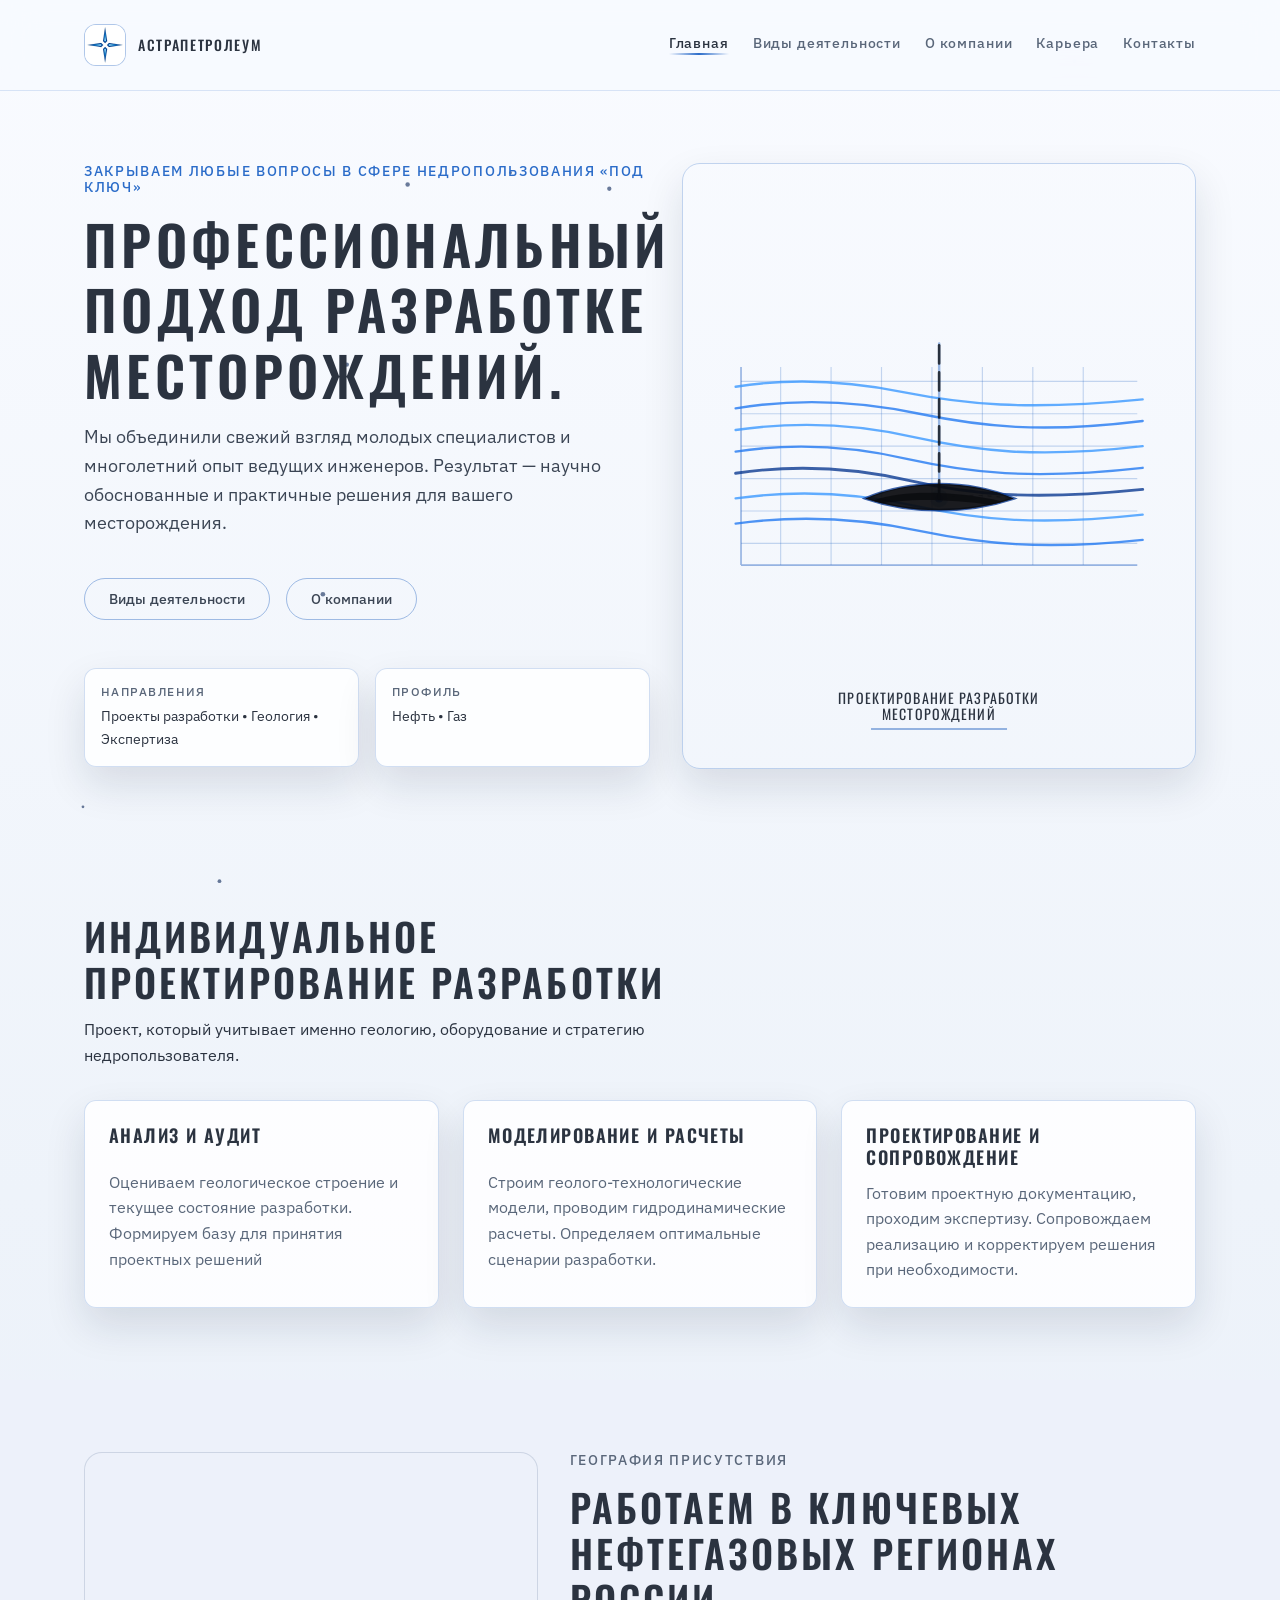
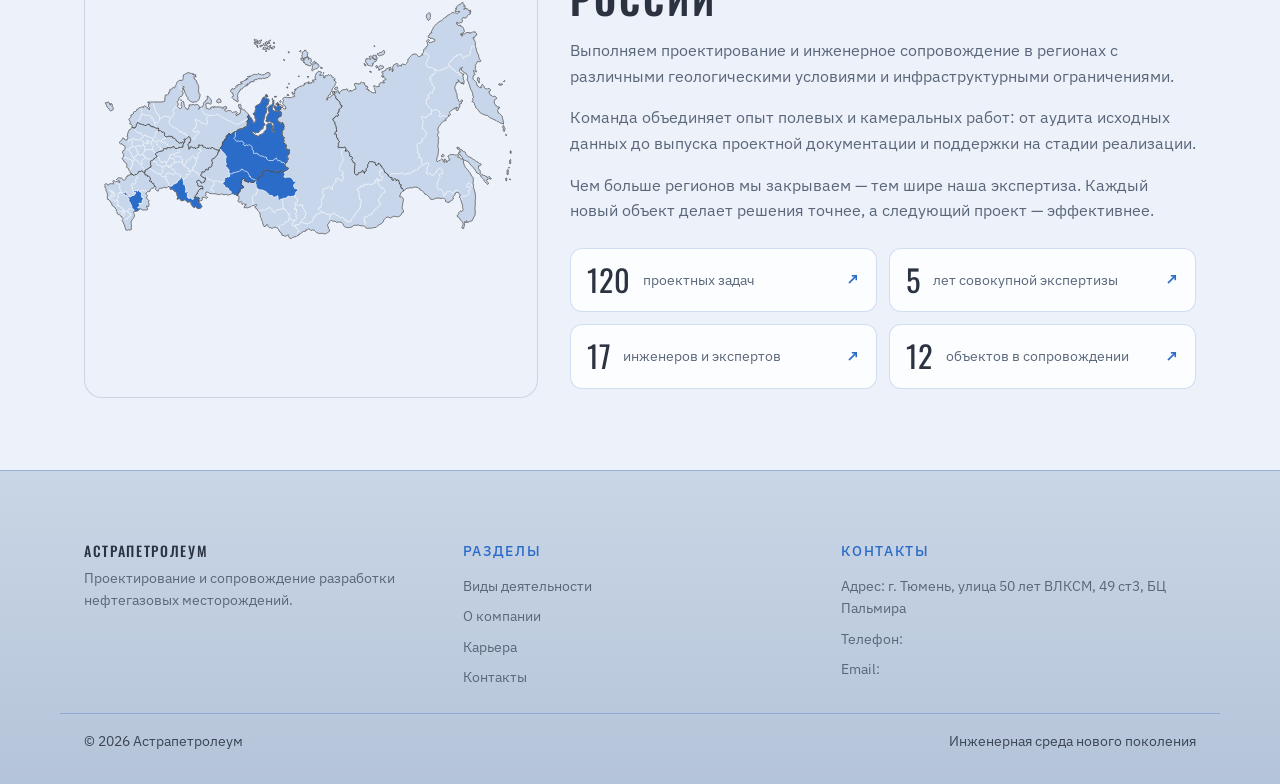
<file: index.html>
﻿<!doctype html>
<html lang="ru">
<head>
  <meta charset="utf-8" />
  <meta name="viewport" content="width=device-width, initial-scale=1" />
  <title>Астрапетролеум — Главная</title>
  <link rel="preconnect" href="https://fonts.googleapis.com" />
  <link rel="preconnect" href="https://fonts.gstatic.com" crossorigin />
  <link href="https://fonts.googleapis.com/css2?family=IBM+Plex+Sans:wght@300;400;500;600&family=Oswald:wght@300;400;500;600&display=swap" rel="stylesheet" />
  <link rel="stylesheet" href="css/style.css" />
  <link rel="stylesheet" href="animations/geo_section.css" />
</head>
<body data-page="home">
  <canvas class="hud-canvas" id="hud" aria-hidden="true"></canvas>

  <div class="bg-grid" aria-hidden="true"></div>
  <div class="scanline" aria-hidden="true"></div>

  <header class="site-header">
    <div class="container header-inner">
      <a class="logo" href="index.html">
        <img class="logo-img" src="assets/img/logo.jpg" alt="Астрапетролеум" />
        <span class="logo-text">Астрапетролеум</span>
      </a>
      <button class="nav-toggle" aria-label="Открыть меню" aria-expanded="false">
        <span></span><span></span><span></span>
      </button>
      <nav class="site-nav" aria-label="Основная навигация">
        <a class="nav-link" href="index.html" data-nav="home">Главная</a>
        <a class="nav-link" href="activities.html" data-nav="activities">Виды деятельности</a>
        <a class="nav-link" href="about.html" data-nav="about">О компании</a>
        <a class="nav-link" href="careers.html" data-nav="careers">Карьера</a>
        <a class="nav-link" href="contacts.html" data-nav="contacts">Контакты</a>
      </nav>
    </div>
  </header>

  <main>
    <section class="hero">
      <div class="container hero-grid">
        <div class="hero-copy">
          <p class="eyebrow">Закрываем любые вопросы в сфере недропользования «под ключ»</p>
          <h1>Профессиональный подход разработке месторождений.</h1>
          <p class="lead">Мы объединили свежий взгляд молодых специалистов и многолетний опыт ведущих инженеров. Результат — научно обоснованные и практичные решения для вашего месторождения.</p>
          <div class="hero-actions">
            <a class="btn btn-ghost" href="activities.html">Виды деятельности</a>
            <a class="btn btn-ghost" href="about.html">О компании</a>
          </div>
          <div class="hero-meta">
            <div class="meta-card">
              <span class="meta-label">Направления</span>
              <span class="meta-value">Проекты разработки • Геология • Экспертиза</span>
            </div>
            <div class="meta-card">
              <span class="meta-label">Профиль</span>
              <span class="meta-value">     Нефть • Газ</span>
            </div>
          </div>
        </div>
        <div class="hero-panel">
          <div class="hud-panel reveal">
            <div class="cad-anim geo-anim" aria-hidden="true">
              <svg class="geo-section-svg" data-geo-section-svg viewBox="0 0 520 280" preserveAspectRatio="xMidYMid meet" role="presentation" focusable="false">
                <defs>
                  <path id="reservoir-lens-shape" d="M178 176C201 166 230 160 260 160C291 160 319 166 343 176C319 184 291 189 260 189C229 189 201 184 178 176Z" />
                  <clipPath id="reservoir-lens-clip">
                    <use href="#reservoir-lens-shape" />
                  </clipPath>
                  <mask id="oil-reveal-mask">
                    <rect x="0" y="0" width="520" height="280" fill="black" />
                    <rect id="oil-reveal-rect" x="178" y="158" width="165" height="34" rx="11" ry="11" fill="white" />
                  </mask>
                </defs>

                <g id="grid">
                  <path d="M40 46H480M40 82H480M40 118H480M40 154H480M40 190H480M40 226H480" />
                  <path d="M84 30V250M140 30V250M196 30V250M252 30V250M308 30V250M364 30V250M420 30V250" />
                </g>

                <g id="axes">
                  <path d="M40 30V250M40 250H480" />
                </g>

                <g id="strata">
                  <path class="strata-line soft" d="M34 52C96 42 156 45 220 58C286 71 354 79 486 66" />
                  <path class="strata-line" d="M34 76C106 64 172 68 238 82C306 96 373 104 486 90" />
                  <path class="strata-line soft" d="M34 100C104 90 168 93 232 108C300 123 367 132 486 118" />
                  <path class="strata-line" d="M34 124C100 114 162 118 224 132C292 147 360 156 486 142" />
                  <path class="strata-line reservoir-layer" d="M34 148C102 138 165 142 226 156C292 171 358 179 486 166" />
                  <path class="strata-line soft" d="M34 176C104 166 168 170 232 184C300 199 367 207 486 194" />
                  <path class="strata-line" d="M34 204C106 194 172 198 238 212C306 226 373 234 486 222" />
                </g>

                <g id="well">
                  <path id="well-path" class="well-path" d="M260 4V176" />
                  <circle class="well-bit-halo" cx="260" cy="176" r="10" />
                  <circle class="well-bit" cx="260" cy="176" r="4.5" />
                </g>

                <g id="trap">
                  <use class="trap-outline" href="#reservoir-lens-shape" />
                  <use class="trap-lens" href="#reservoir-lens-shape" />
                </g>

                <g id="oil">
                  <path id="oil-route" d="M338 176C315 172 292 172 274 174C268 175 264 176 260 176" />
                  <path class="oil-mass" clip-path="url(#reservoir-lens-clip)" mask="url(#oil-reveal-mask)" d="M178 176C202 166 230 160 260 160C291 160 320 166 343 176L343 189L178 189Z" />
                  <path class="oil-wave" clip-path="url(#reservoir-lens-clip)" mask="url(#oil-reveal-mask)" d="M188 178C208 171 233 169 260 170C288 171 313 175 332 180L332 186C313 182 287 179 260 178C233 177 208 179 188 183Z" />
                  <circle class="oil-packet" r="3.3" cx="338" cy="176" />
                  <circle class="oil-packet" r="2.9" cx="338" cy="176" />
                  <circle class="oil-packet" r="2.6" cx="338" cy="176" />
                </g>

                <g id="flow">
                  <path class="flow-path" d="M260 176V4" />
                </g>
              </svg>
              <div class="geo-caption">
                <span>Проектирование разработки месторождений</span>
              </div>
            </div>

            <!-- ORIGINAL ISOLINES ANIMATION — saved in /animations/isolines_original.html — restore on request. -->
            <!--
            <div class="cad-anim" aria-hidden="true">
              <svg class="cad-svg" viewBox="0 0 520 280" preserveAspectRatio="xMidYMid meet" role="presentation" focusable="false">
                <g class="cad-scene" transform="translate(260 140) rotate(90) scale(1.6) translate(-260 -140)">
                  <g class="cad-grid">
                    <path d="M40 50H480M40 90H480M40 130H480M40 170H480M40 210H480" />
                    <path d="M80 30V250M140 30V250M200 30V250M260 30V250M320 30V250M380 30V250M440 30V250" />
                  </g>
                <g class="cad-contour">
                    <path class="cad-oval" d="M72 166C76 122 116 90 184 74C253 58 332 64 390 92C446 119 459 166 430 203C399 243 333 264 255 260C178 256 111 233 84 201C74 188 70 177 72 166Z" />
                    <path class="cad-inner" d="M110 165C116 134 147 110 197 96C248 83 305 86 347 105C388 124 398 157 376 184C354 212 306 228 250 229C195 229 145 214 121 191C112 183 108 174 110 165Z" />
                    <path class="cad-inner" d="M148 163C153 143 175 127 211 116C248 105 288 106 317 120C346 134 353 154 338 173C321 194 287 206 246 208C205 210 171 200 155 186C149 180 146 172 148 163Z" />
                    <path class="cad-inner" d="M184 160C188 149 201 139 222 132C244 125 268 124 286 131C304 138 309 148 300 160C290 174 270 183 246 185C222 187 202 181 192 173C186 168 183 164 184 160Z" />
                  </g>
                  <g class="cad-detail">
                    <circle cx="134" cy="137" r="4" />
                    <circle cx="226" cy="112" r="4" />
                    <circle cx="326" cy="133" r="4" />
                  <text x="148" y="130" text-anchor="middle" transform="rotate(-90 148 130)">Скв. A-12</text>
                  <text x="240" y="104" text-anchor="middle" transform="rotate(-90 240 104)">Скв. B-07</text>
                  <text x="340" y="126" text-anchor="middle" transform="rotate(-90 340 126)">Скв. C-04</text>
                </g>
                </g>
              </svg>
              <div class="cad-title">
                <span class="cad-title-line">Проектирование разработки месторождений</span>
              </div>
            </div>
            -->
          </div>
        </div>
      </div>
    </section>

    <section class="section reveal" id="overview">
      <div class="container">
        <div class="section-head">
          <h2>Индивидуальное проектирование разработки</h2>
          <p>Проект, который учитывает именно геологию, оборудование и стратегию недропользователя.</p>
        </div>
        <div class="cards">
          <article class="card">
            <h3>Анализ и аудит</h3>
            <p>Оцениваем геологическое строение и текущее состояние разработки. Формируем базу для принятия проектных решений</p>
          </article>
          <article class="card">
            <h3>Моделирование и расчеты</h3>
            <p>Строим геолого-технологические модели, проводим гидродинамические расчеты. Определяем оптимальные сценарии разработки.</p>
          </article>
          <article class="card">
            <h3>Проектирование и сопровождение</h3>
            <p>Готовим проектную документацию, проходим экспертизу. Сопровождаем реализацию и корректируем решения при необходимости.</p>
          </article>
        </div>
      </div>
    </section>

    <section class="section reveal geo-section" id="geography">
      <div class="container geo-grid">
        <div class="geo-map-wrap" aria-label="Карта географии присутствия">
          <div class="geo-map-shell">
            <object
              id="rf-map"
              class="geo-map-object"
              type="image/svg+xml"
              data="assets/img/russia-subjects.svg"
              aria-label="Карта Российской Федерации с регионами присутствия"
            ></object>
          </div>
        </div>

        <div class="geo-content">
          <p class="kicker">География присутствия</p>
          <h2>Работаем в ключевых нефтегазовых регионах России</h2>
          <p>Выполняем проектирование и инженерное сопровождение в регионах с различными геологическими условиями и инфраструктурными ограничениями.</p>
          <p>Команда объединяет опыт полевых и камеральных работ: от аудита исходных данных до выпуска проектной документации и поддержки на стадии реализации.</p>
          <p>Чем больше регионов мы закрываем — тем шире наша экспертиза. Каждый новый объект делает решения точнее, а следующий проект — эффективнее.</p>

          <div class="geo-metrics" aria-label="Ключевые показатели">
            <div class="geo-metric">
              <span class="geo-metric-value">120</span>
              <span class="geo-metric-label">проектных задач</span>
              <span class="geo-metric-arrow" aria-hidden="true">↗</span>
            </div>
            <div class="geo-metric">
              <span class="geo-metric-value">5</span>
              <span class="geo-metric-label">лет совокупной экспертизы</span>
              <span class="geo-metric-arrow" aria-hidden="true">↗</span>
            </div>
            <div class="geo-metric">
              <span class="geo-metric-value">17</span>
              <span class="geo-metric-label">инженеров и экспертов</span>
              <span class="geo-metric-arrow" aria-hidden="true">↗</span>
            </div>
            <div class="geo-metric">
              <span class="geo-metric-value">12</span>
              <span class="geo-metric-label">объектов в сопровождении</span>
              <span class="geo-metric-arrow" aria-hidden="true">↗</span>
            </div>
          </div>
        </div>
      </div>
    </section>
</main>

  <footer class="site-footer">
    <div class="container footer-inner">
      <div>
        <div class="logo-text">Астрапетролеум</div>
        <p>Проектирование и сопровождение разработки нефтегазовых месторождений.</p>
      </div>
      <div>
        <div class="footer-title">Разделы</div>
        <a href="activities.html">Виды деятельности</a>
        <a href="about.html">О компании</a>
        <a href="careers.html">Карьера</a>
        <a href="contacts.html">Контакты</a>
      </div>
      <div>
        <div class="footer-title">Контакты</div>
        <p>Адрес: г. Тюмень, улица 50 лет ВЛКСМ, 49 ст3, БЦ Пальмира</p>
        <p>Телефон:  </p>
        <p>Email: </p>
      </div>
    </div>
    <div class="container footer-bottom">
      <span>© <span id="year"></span> Астрапетролеум</span>
      <span>Инженерная среда нового поколения</span>
    </div>
  </footer>

  <script src="js/hud.js"></script>
  <script src="js/main.js"></script>
  <script src="animations/geo_section.js"></script>
</body>
</html>
</file>
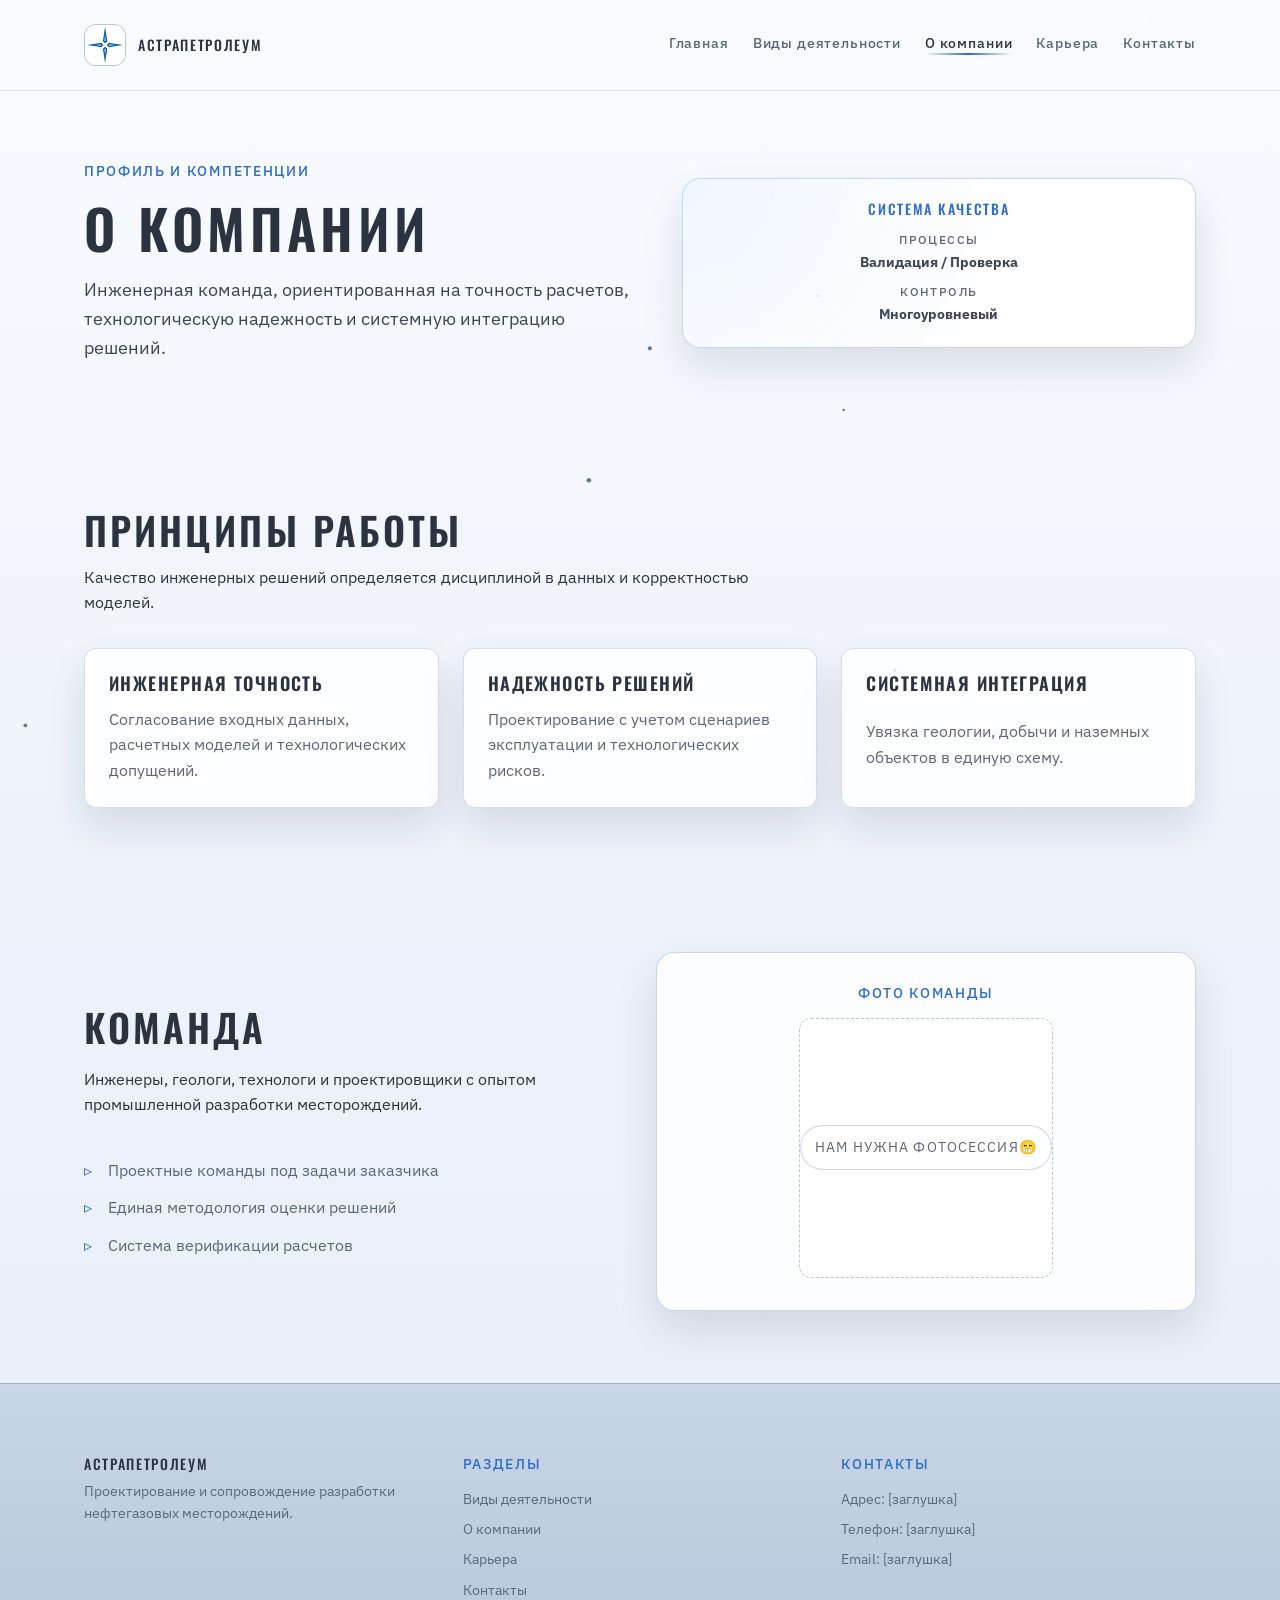
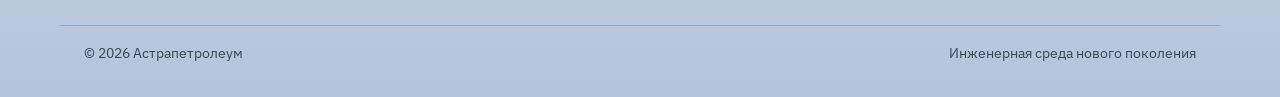
<file: about.html>
﻿<!doctype html>
<html lang="ru">
<head>
  <meta charset="utf-8" />
  <meta name="viewport" content="width=device-width, initial-scale=1" />
  <title>Астрапетролеум — О компании</title>
  <link rel="preconnect" href="https://fonts.googleapis.com" />
  <link rel="preconnect" href="https://fonts.gstatic.com" crossorigin />
  <link href="https://fonts.googleapis.com/css2?family=IBM+Plex+Sans:wght@300;400;500;600&family=Oswald:wght@300;400;500;600&display=swap" rel="stylesheet" />
  <link rel="stylesheet" href="css/style.css" />
</head>
<body data-page="about">
  <canvas class="hud-canvas" id="hud" aria-hidden="true"></canvas>
  <div class="bg-grid" aria-hidden="true"></div>
  <div class="scanline" aria-hidden="true"></div>

  <header class="site-header">
    <div class="container header-inner">
      <a class="logo" href="index.html">
        <img class="logo-img" src="assets/img/logo.jpg" alt="Астрапетролеум" />
        <span class="logo-text">Астрапетролеум</span>
      </a>
      <button class="nav-toggle" aria-label="Открыть меню" aria-expanded="false">
        <span></span><span></span><span></span>
      </button>
      <nav class="site-nav" aria-label="Основная навигация">
        <a class="nav-link" href="index.html" data-nav="home">Главная</a>
        <a class="nav-link" href="activities.html" data-nav="activities">Виды деятельности</a>
        <a class="nav-link" href="about.html" data-nav="about">О компании</a>
        <a class="nav-link" href="careers.html" data-nav="careers">Карьера</a>
        <a class="nav-link" href="contacts.html" data-nav="contacts">Контакты</a>
      </nav>
    </div>
  </header>

  <main>
    <section class="hero hero-compact">
      <div class="container hero-grid">
        <div class="hero-copy">
          <p class="eyebrow">Профиль и компетенции</p>
          <h1>О компании</h1>
          <p class="lead">Инженерная команда, ориентированная на точность расчетов, технологическую надежность и системную интеграцию решений.</p>
        </div>
        <div class="hero-panel">
          <div class="hud-panel reveal">
            <div class="hud-title">Система качества</div>
            <div class="hud-stats">
              <div>
                <span>Процессы</span>
                <strong>Валидация / Проверка</strong>
              </div>
              <div>
                <span>Контроль</span>
                <strong>Многоуровневый</strong>
              </div>
            </div>
          </div>
        </div>
      </div>
    </section>

    <section class="section reveal">
      <div class="container">
        <div class="section-head">
          <h2>Принципы работы</h2>
          <p>Качество инженерных решений определяется дисциплиной в данных и корректностью моделей.</p>
        </div>
        <div class="cards">
          <article class="card">
            <h3>Инженерная точность</h3>
            <p>Согласование входных данных, расчетных моделей и технологических допущений.</p>
          </article>
          <article class="card">
            <h3>Надежность решений</h3>
            <p>Проектирование с учетом сценариев эксплуатации и технологических рисков.</p>
          </article>
          <article class="card">
            <h3>Системная интеграция</h3>
            <p>Увязка геологии, добычи и наземных объектов в единую схему.</p>
          </article>
        </div>
      </div>
    </section>

    <section class="section section-split reveal">
      <div class="container split">
        <div>
          <h2>Команда</h2>
          <p>Инженеры, геологи, технологи и проектировщики с опытом промышленной разработки месторождений.</p>
          <ul class="bullets">
            <li>Проектные команды под задачи заказчика</li>
            <li>Единая методология оценки решений</li>
            <li>Система верификации расчетов</li>
          </ul>
        </div>
        <div class="panel team-photo-panel">
          <div class="panel-title">Фото команды</div>
          <div class="team-photo-slot" role="img" aria-label="Место для фото команды">
            <span>Нам нужна фотосессия😁</span>
          </div>
        </div>
      </div>
    </section>

  </main>

  <footer class="site-footer">
    <div class="container footer-inner">
      <div>
        <div class="logo-text">Астрапетролеум</div>
        <p>Проектирование и сопровождение разработки нефтегазовых месторождений.</p>
      </div>
      <div>
        <div class="footer-title">Разделы</div>
        <a href="activities.html">Виды деятельности</a>
        <a href="about.html">О компании</a>
        <a href="careers.html">Карьера</a>
        <a href="contacts.html">Контакты</a>
      </div>
      <div>
        <div class="footer-title">Контакты</div>
        <p>Адрес: [заглушка]</p>
        <p>Телефон: [заглушка]</p>
        <p>Email: [заглушка]</p>
      </div>
    </div>
    <div class="container footer-bottom">
      <span>© <span id="year"></span> Астрапетролеум</span>
      <span>Инженерная среда нового поколения</span>
    </div>
  </footer>

  <script src="js/hud.js"></script>
  <script src="js/main.js"></script>
</body>
</html>
</file>
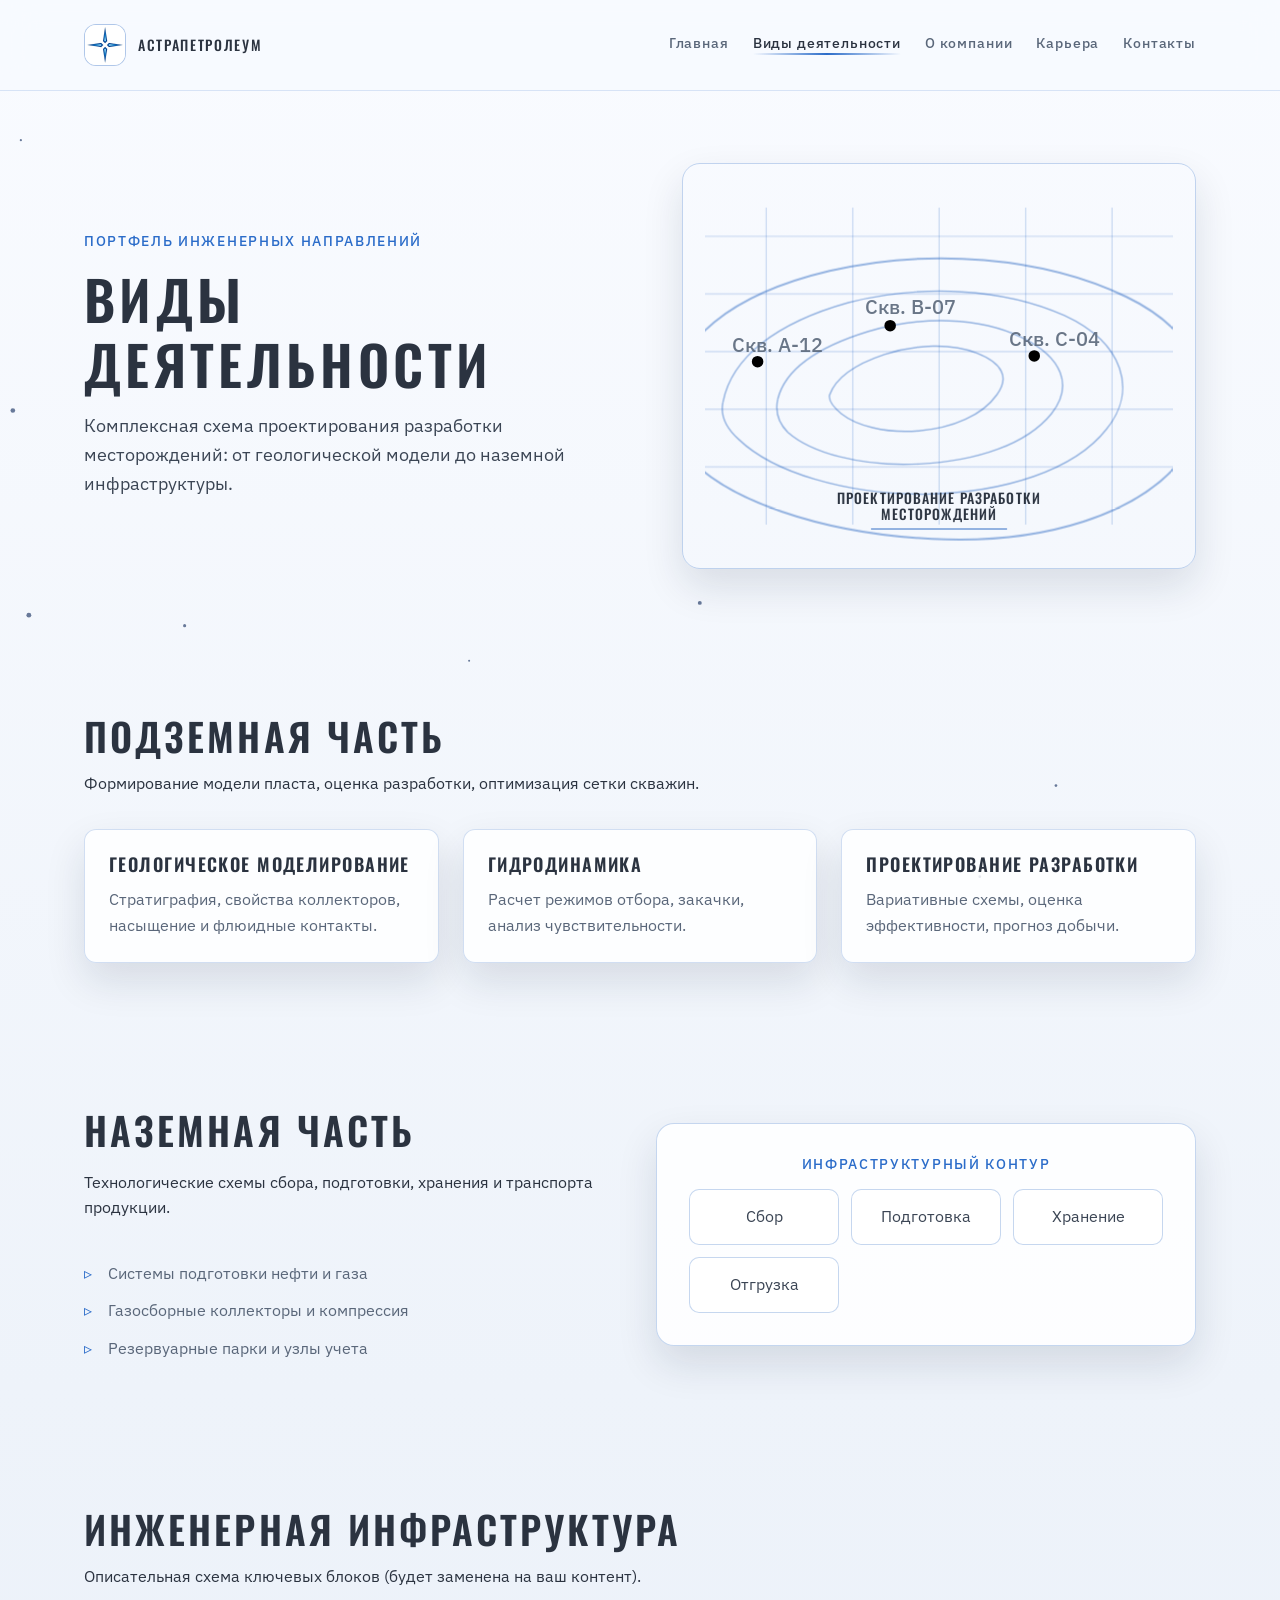
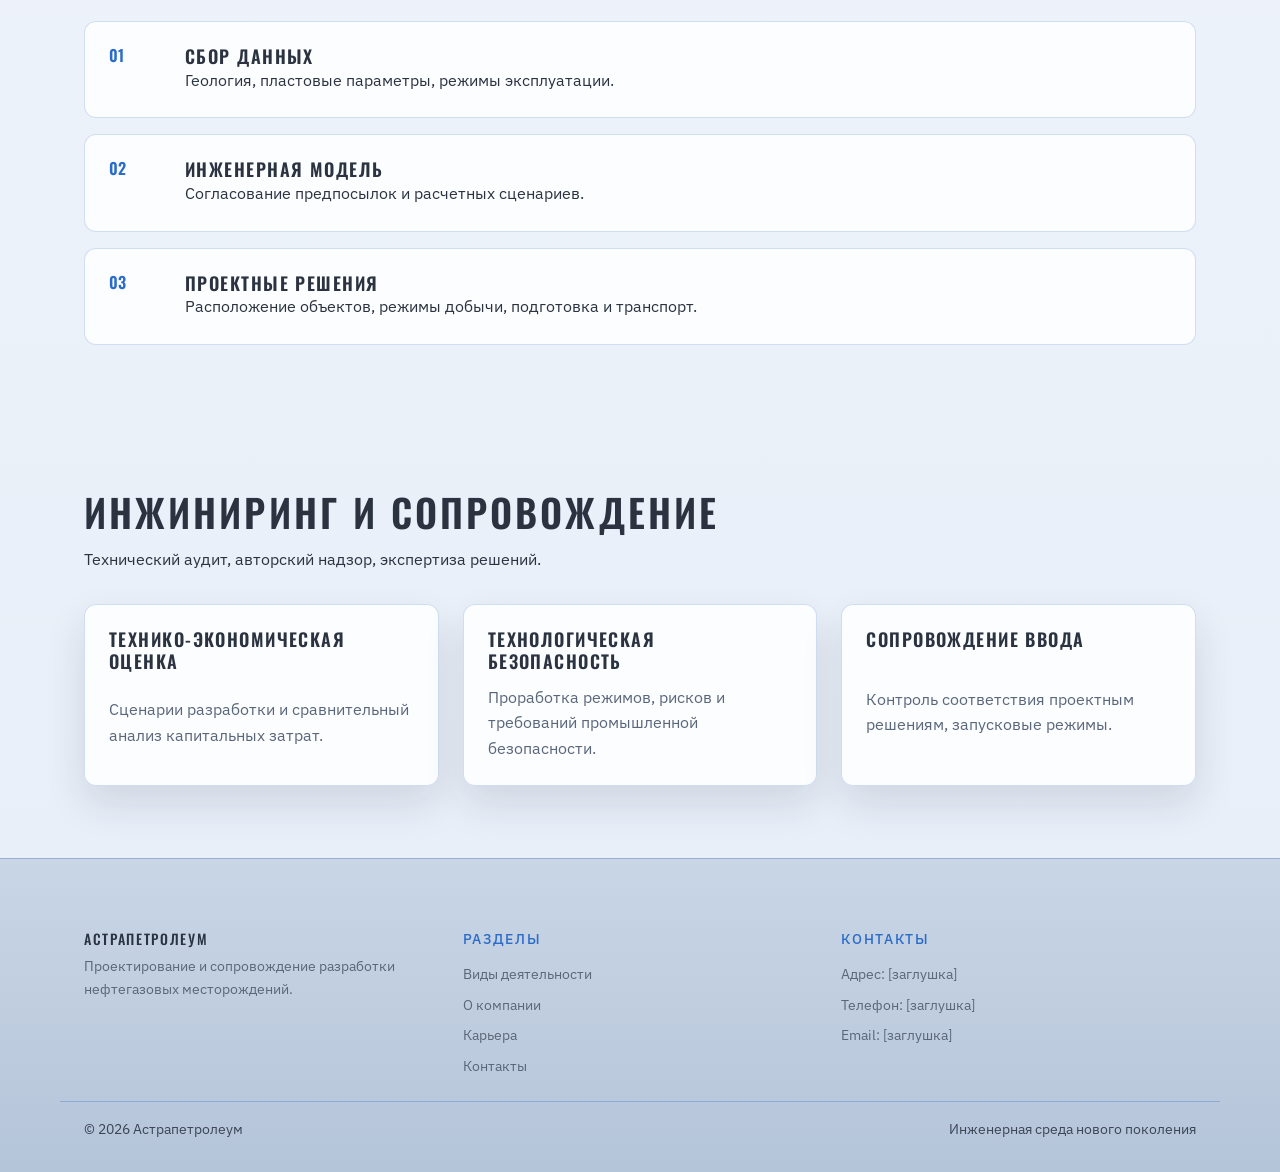
<file: activities.html>
﻿<!doctype html>
<html lang="ru">
<head>
  <meta charset="utf-8" />
  <meta name="viewport" content="width=device-width, initial-scale=1" />
  <title>Астрапетролеум — Виды деятельности</title>
  <link rel="preconnect" href="https://fonts.googleapis.com" />
  <link rel="preconnect" href="https://fonts.gstatic.com" crossorigin />
  <link href="https://fonts.googleapis.com/css2?family=IBM+Plex+Sans:wght@300;400;500;600&family=Oswald:wght@300;400;500;600&display=swap" rel="stylesheet" />
  <link rel="stylesheet" href="css/style.css" />
</head>
<body data-page="activities">
  <canvas class="hud-canvas" id="hud" aria-hidden="true"></canvas>
  <div class="bg-grid" aria-hidden="true"></div>
  <div class="scanline" aria-hidden="true"></div>

  <header class="site-header">
    <div class="container header-inner">
      <a class="logo" href="index.html">
        <img class="logo-img" src="assets/img/logo.jpg" alt="Астрапетролеум" />
        <span class="logo-text">Астрапетролеум</span>
      </a>
      <button class="nav-toggle" aria-label="Открыть меню" aria-expanded="false">
        <span></span><span></span><span></span>
      </button>
      <nav class="site-nav" aria-label="Основная навигация">
        <a class="nav-link" href="index.html" data-nav="home">Главная</a>
        <a class="nav-link" href="activities.html" data-nav="activities">Виды деятельности</a>
        <a class="nav-link" href="about.html" data-nav="about">О компании</a>
        <a class="nav-link" href="careers.html" data-nav="careers">Карьера</a>
        <a class="nav-link" href="contacts.html" data-nav="contacts">Контакты</a>
      </nav>
    </div>
  </header>

  <main>
    <section class="hero hero-compact">
      <div class="container hero-grid">
        <div class="hero-copy">
          <p class="eyebrow">Портфель инженерных направлений</p>
          <h1>Виды деятельности</h1>
          <p class="lead">Комплексная схема проектирования разработки месторождений: от геологической модели до наземной инфраструктуры.</p>
        </div>
        <div class="hero-panel">
          <div class="hud-panel reveal">
            <div class="cad-anim activities-isolines" aria-hidden="true">
              <svg class="cad-svg" viewBox="0 0 520 280" preserveAspectRatio="xMidYMid meet" role="presentation" focusable="false">
                <g class="cad-scene" transform="translate(260 140) scale(1.6) translate(-260 -140)">
                  <g class="cad-grid">
                    <path d="M40 50H480M40 90H480M40 130H480M40 170H480M40 210H480" />
                    <path d="M80 30V250M140 30V250M200 30V250M260 30V250M320 30V250M380 30V250M440 30V250" />
                  </g>
                  <g class="cad-contour">
                    <path class="cad-oval" d="M72 166C76 122 116 90 184 74C253 58 332 64 390 92C446 119 459 166 430 203C399 243 333 264 255 260C178 256 111 233 84 201C74 188 70 177 72 166Z" />
                    <path class="cad-inner" d="M110 165C116 134 147 110 197 96C248 83 305 86 347 105C388 124 398 157 376 184C354 212 306 228 250 229C195 229 145 214 121 191C112 183 108 174 110 165Z" />
                    <path class="cad-inner" d="M148 163C153 143 175 127 211 116C248 105 288 106 317 120C346 134 353 154 338 173C321 194 287 206 246 208C205 210 171 200 155 186C149 180 146 172 148 163Z" />
                    <path class="cad-inner" d="M184 160C188 149 201 139 222 132C244 125 268 124 286 131C304 138 309 148 300 160C290 174 270 183 246 185C222 187 202 181 192 173C186 168 183 164 184 160Z" />
                  </g>
                  <g class="cad-detail">
                    <circle cx="134" cy="137" r="4" />
                    <circle cx="226" cy="112" r="4" />
                    <circle cx="326" cy="133" r="4" />
                    <text x="148" y="130" text-anchor="middle">Скв. A-12</text>
                    <text x="240" y="104" text-anchor="middle">Скв. B-07</text>
                    <text x="340" y="126" text-anchor="middle">Скв. C-04</text>
                  </g>
                </g>
              </svg>
              <div class="cad-title">
                <span class="cad-title-line">Проектирование разработки месторождений</span>
              </div>
            </div>
          </div>
        </div>
      </div>
    </section>

    <section class="section reveal">
      <div class="container">
        <div class="section-head">
          <h2>Подземная часть</h2>
          <p>Формирование модели пласта, оценка разработки, оптимизация сетки скважин.</p>
        </div>
        <div class="cards">
          <article class="card">
            <h3>Геологическое моделирование</h3>
            <p>Стратиграфия, свойства коллекторов, насыщение и флюидные контакты.</p>
          </article>
          <article class="card">
            <h3>Гидродинамика</h3>
            <p>Расчет режимов отбора, закачки, анализ чувствительности.</p>
          </article>
          <article class="card">
            <h3>Проектирование разработки</h3>
            <p>Вариативные схемы, оценка эффективности, прогноз добычи.</p>
          </article>
        </div>
      </div>
    </section>

    <section class="section section-split reveal">
      <div class="container split">
        <div>
          <h2>Наземная часть</h2>
          <p>Технологические схемы сбора, подготовки, хранения и транспорта продукции.</p>
          <ul class="bullets">
            <li>Системы подготовки нефти и газа</li>
            <li>Газосборные коллекторы и компрессия</li>
            <li>Резервуарные парки и узлы учета</li>
          </ul>
        </div>
        <div class="panel">
          <div class="panel-title">Инфраструктурный контур</div>
          <div class="infra-map">
            <div class="infra-node">Сбор</div>
            <div class="infra-node">Подготовка</div>
            <div class="infra-node">Хранение</div>
            <div class="infra-node">Отгрузка</div>
          </div>
        </div>
      </div>
    </section>


    <section class="section reveal">
      <div class="container">
        <div class="section-head">
          <h2>Инженерная инфраструктура</h2>
          <p>Описательная схема ключевых блоков (будет заменена на ваш контент).</p>
        </div>
        <div class="timeline">
          <div class="timeline-item">
            <span>01</span>
            <div>
              <h3>Сбор данных</h3>
              <p>Геология, пластовые параметры, режимы эксплуатации.</p>
            </div>
          </div>
          <div class="timeline-item">
            <span>02</span>
            <div>
              <h3>Инженерная модель</h3>
              <p>Согласование предпосылок и расчетных сценариев.</p>
            </div>
          </div>
          <div class="timeline-item">
            <span>03</span>
            <div>
              <h3>Проектные решения</h3>
              <p>Расположение объектов, режимы добычи, подготовка и транспорт.</p>
            </div>
          </div>
        </div>
      </div>
    </section>
    <section class="section reveal">
      <div class="container">
        <div class="section-head">
          <h2>Инжиниринг и сопровождение</h2>
          <p>Технический аудит, авторский надзор, экспертиза решений.</p>
        </div>
        <div class="cards">
          <article class="card">
            <h3>Технико-экономическая оценка</h3>
            <p>Сценарии разработки и сравнительный анализ капитальных затрат.</p>
          </article>
          <article class="card">
            <h3>Технологическая безопасность</h3>
            <p>Проработка режимов, рисков и требований промышленной безопасности.</p>
          </article>
          <article class="card">
            <h3>Сопровождение ввода</h3>
            <p>Контроль соответствия проектным решениям, запусковые режимы.</p>
          </article>
        </div>
      </div>
    </section>
  </main>

  <footer class="site-footer">
    <div class="container footer-inner">
      <div>
        <div class="logo-text">Астрапетролеум</div>
        <p>Проектирование и сопровождение разработки нефтегазовых месторождений.</p>
      </div>
      <div>
        <div class="footer-title">Разделы</div>
        <a href="activities.html">Виды деятельности</a>
        <a href="about.html">О компании</a>
        <a href="careers.html">Карьера</a>
        <a href="contacts.html">Контакты</a>
      </div>
      <div>
        <div class="footer-title">Контакты</div>
        <p>Адрес: [заглушка]</p>
        <p>Телефон: [заглушка]</p>
        <p>Email: [заглушка]</p>
      </div>
    </div>
    <div class="container footer-bottom">
      <span>© <span id="year"></span> Астрапетролеум</span>
      <span>Инженерная среда нового поколения</span>
    </div>
  </footer>

  <script src="js/hud.js"></script>
  <script src="js/main.js"></script>
</body>
</html>
</file>
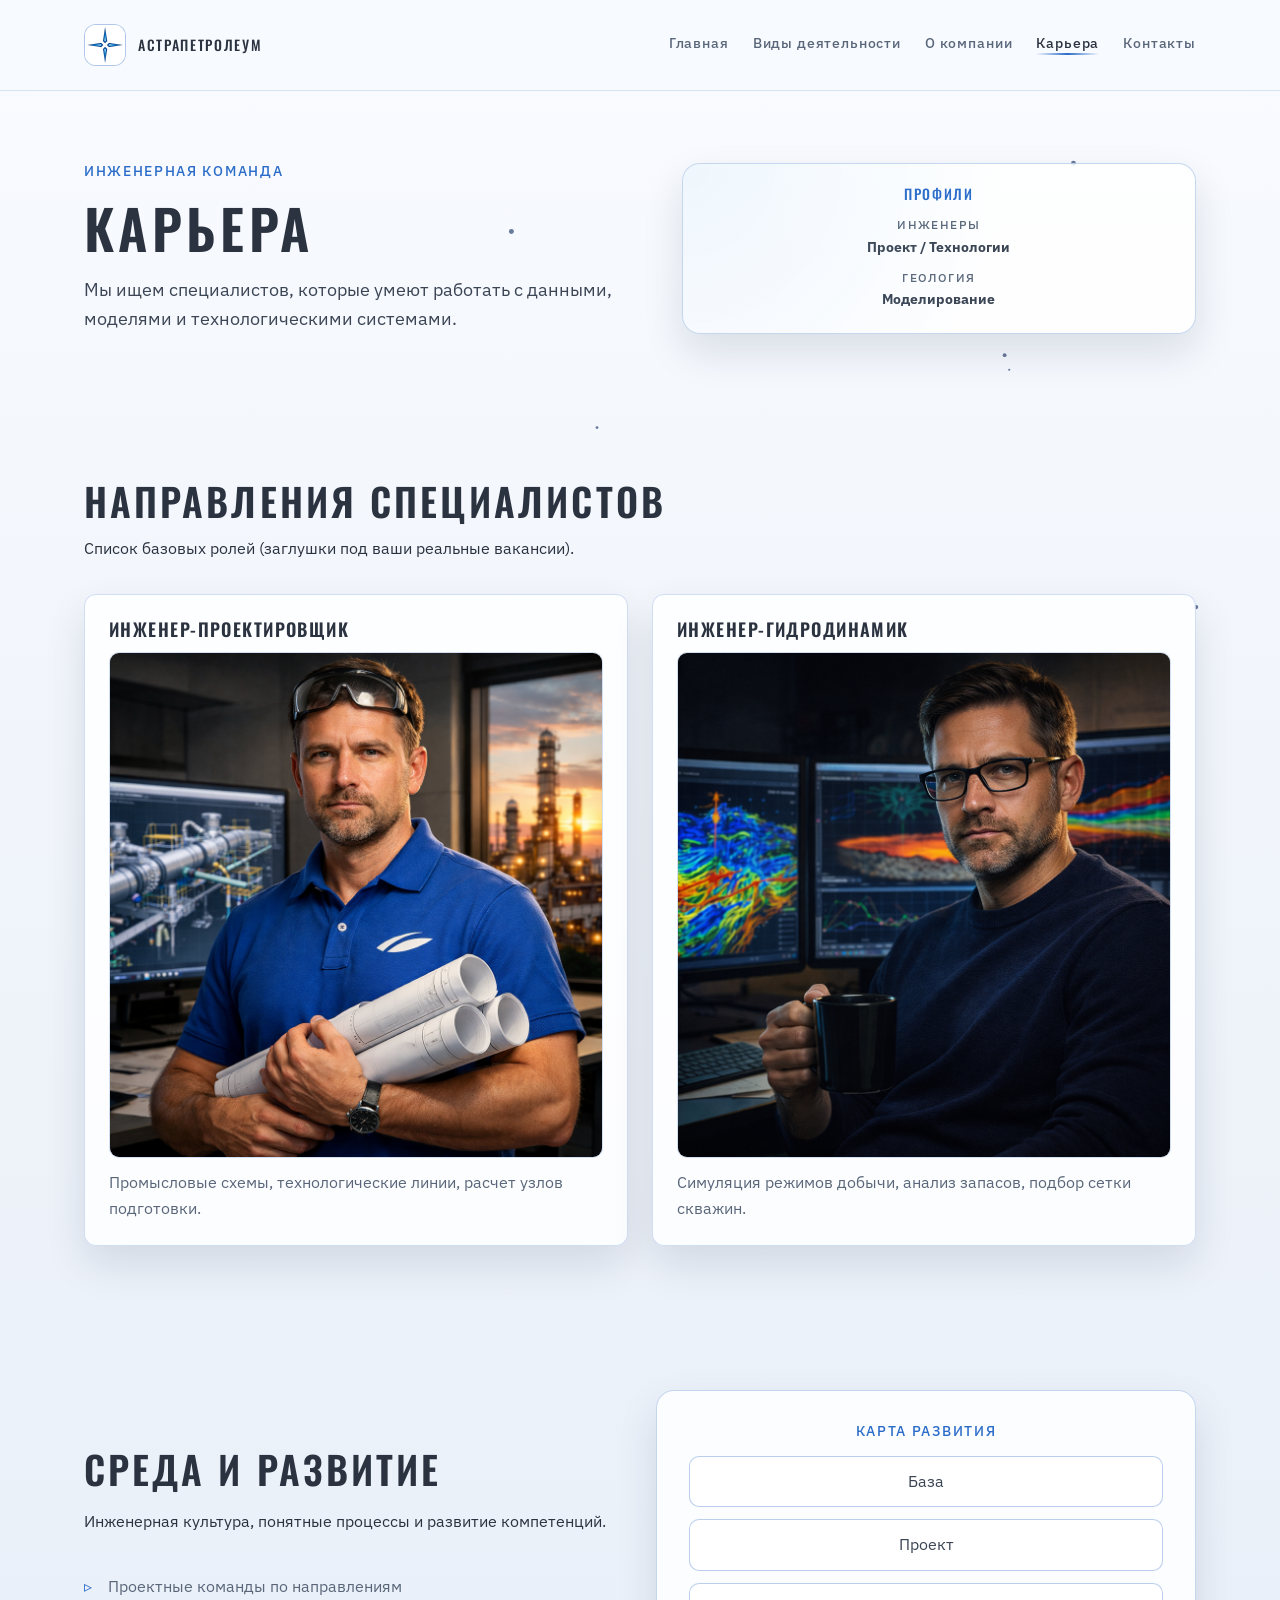
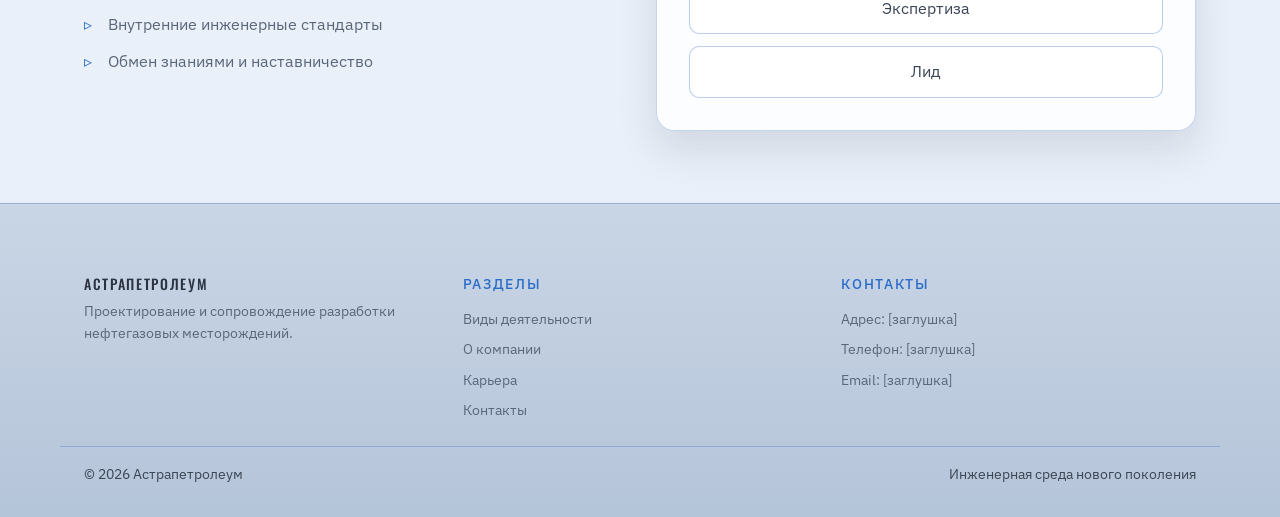
<file: careers.html>
﻿<!doctype html>
<html lang="ru">
<head>
  <meta charset="utf-8" />
  <meta name="viewport" content="width=device-width, initial-scale=1" />
  <title>Астрапетролеум — Карьера</title>
  <link rel="preconnect" href="https://fonts.googleapis.com" />
  <link rel="preconnect" href="https://fonts.gstatic.com" crossorigin />
  <link href="https://fonts.googleapis.com/css2?family=IBM+Plex+Sans:wght@300;400;500;600&family=Oswald:wght@300;400;500;600&display=swap" rel="stylesheet" />
  <link rel="stylesheet" href="css/style.css" />
</head>
<body data-page="careers">
  <canvas class="hud-canvas" id="hud" aria-hidden="true"></canvas>
  <div class="bg-grid" aria-hidden="true"></div>
  <div class="scanline" aria-hidden="true"></div>

  <header class="site-header">
    <div class="container header-inner">
      <a class="logo" href="index.html">
        <img class="logo-img" src="assets/img/logo.jpg" alt="Астрапетролеум" />
        <span class="logo-text">Астрапетролеум</span>
      </a>
      <button class="nav-toggle" aria-label="Открыть меню" aria-expanded="false">
        <span></span><span></span><span></span>
      </button>
      <nav class="site-nav" aria-label="Основная навигация">
        <a class="nav-link" href="index.html" data-nav="home">Главная</a>
        <a class="nav-link" href="activities.html" data-nav="activities">Виды деятельности</a>
        <a class="nav-link" href="about.html" data-nav="about">О компании</a>
        <a class="nav-link" href="careers.html" data-nav="careers">Карьера</a>
        <a class="nav-link" href="contacts.html" data-nav="contacts">Контакты</a>
      </nav>
    </div>
  </header>

  <main>
    <section class="hero hero-compact">
      <div class="container hero-grid">
        <div class="hero-copy">
          <p class="eyebrow">Инженерная команда</p>
          <h1>Карьера</h1>
          <p class="lead">Мы ищем специалистов, которые умеют работать с данными, моделями и технологическими системами.</p>
        </div>
        <div class="hero-panel">
          <div class="hud-panel reveal">
            <div class="hud-title">Профили</div>
            <div class="hud-stats">
              <div>
                <span>Инженеры</span>
                <strong>Проект / Технологии</strong>
              </div>
              <div>
                <span>Геология</span>
                <strong>Моделирование</strong>
              </div>
            </div>
          </div>
        </div>
      </div>
    </section>

    <section class="section reveal">
      <div class="container">
        <div class="section-head">
          <h2>Направления специалистов</h2>
          <p>Список базовых ролей (заглушки под ваши реальные вакансии).</p>
        </div>
        <div class="cards">
          <article class="card">
            <h3>Инженер-проектировщик</h3>
            <img class="vacancy-img" src="assets/img/vacancy-project.png" alt="Инженер-проектировщик" />
            <p>Промысловые схемы, технологические линии, расчет узлов подготовки.</p>
          </article>
          <article class="card">
            <h3>Инженер-гидродинамик</h3>
            <img class="vacancy-img" src="assets/img/vacancy-hydro.png" alt="Инженер-гидродинамик" />
            <p>Симуляция режимов добычи, анализ запасов, подбор сетки скважин.</p>
          </article>
        </div>
      </div>
    </section>

    <section class="section section-split reveal">
      <div class="container split">
        <div>
          <h2>Среда и развитие</h2>
          <p>Инженерная культура, понятные процессы и развитие компетенций.</p>
          <ul class="bullets">
            <li>Проектные команды по направлениям</li>
            <li>Внутренние инженерные стандарты</li>
            <li>Обмен знаниями и наставничество</li>
          </ul>
        </div>
        <div class="panel">
          <div class="panel-title">Карта развития</div>
          <div class="progress-map">
            <div class="progress-step">База</div>
            <div class="progress-step">Проект</div>
            <div class="progress-step">Экспертиза</div>
            <div class="progress-step">Лид</div>
          </div>
        </div>
      </div>
    </section>

  </main>

  <footer class="site-footer">
    <div class="container footer-inner">
      <div>
        <div class="logo-text">Астрапетролеум</div>
        <p>Проектирование и сопровождение разработки нефтегазовых месторождений.</p>
      </div>
      <div>
        <div class="footer-title">Разделы</div>
        <a href="activities.html">Виды деятельности</a>
        <a href="about.html">О компании</a>
        <a href="careers.html">Карьера</a>
        <a href="contacts.html">Контакты</a>
      </div>
      <div>
        <div class="footer-title">Контакты</div>
        <p>Адрес: [заглушка]</p>
        <p>Телефон: [заглушка]</p>
        <p>Email: [заглушка]</p>
      </div>
    </div>
    <div class="container footer-bottom">
      <span>© <span id="year"></span> Астрапетролеум</span>
      <span>Инженерная среда нового поколения</span>
    </div>
  </footer>

  <script src="js/hud.js"></script>
  <script src="js/main.js"></script>
</body>
</html>
</file>
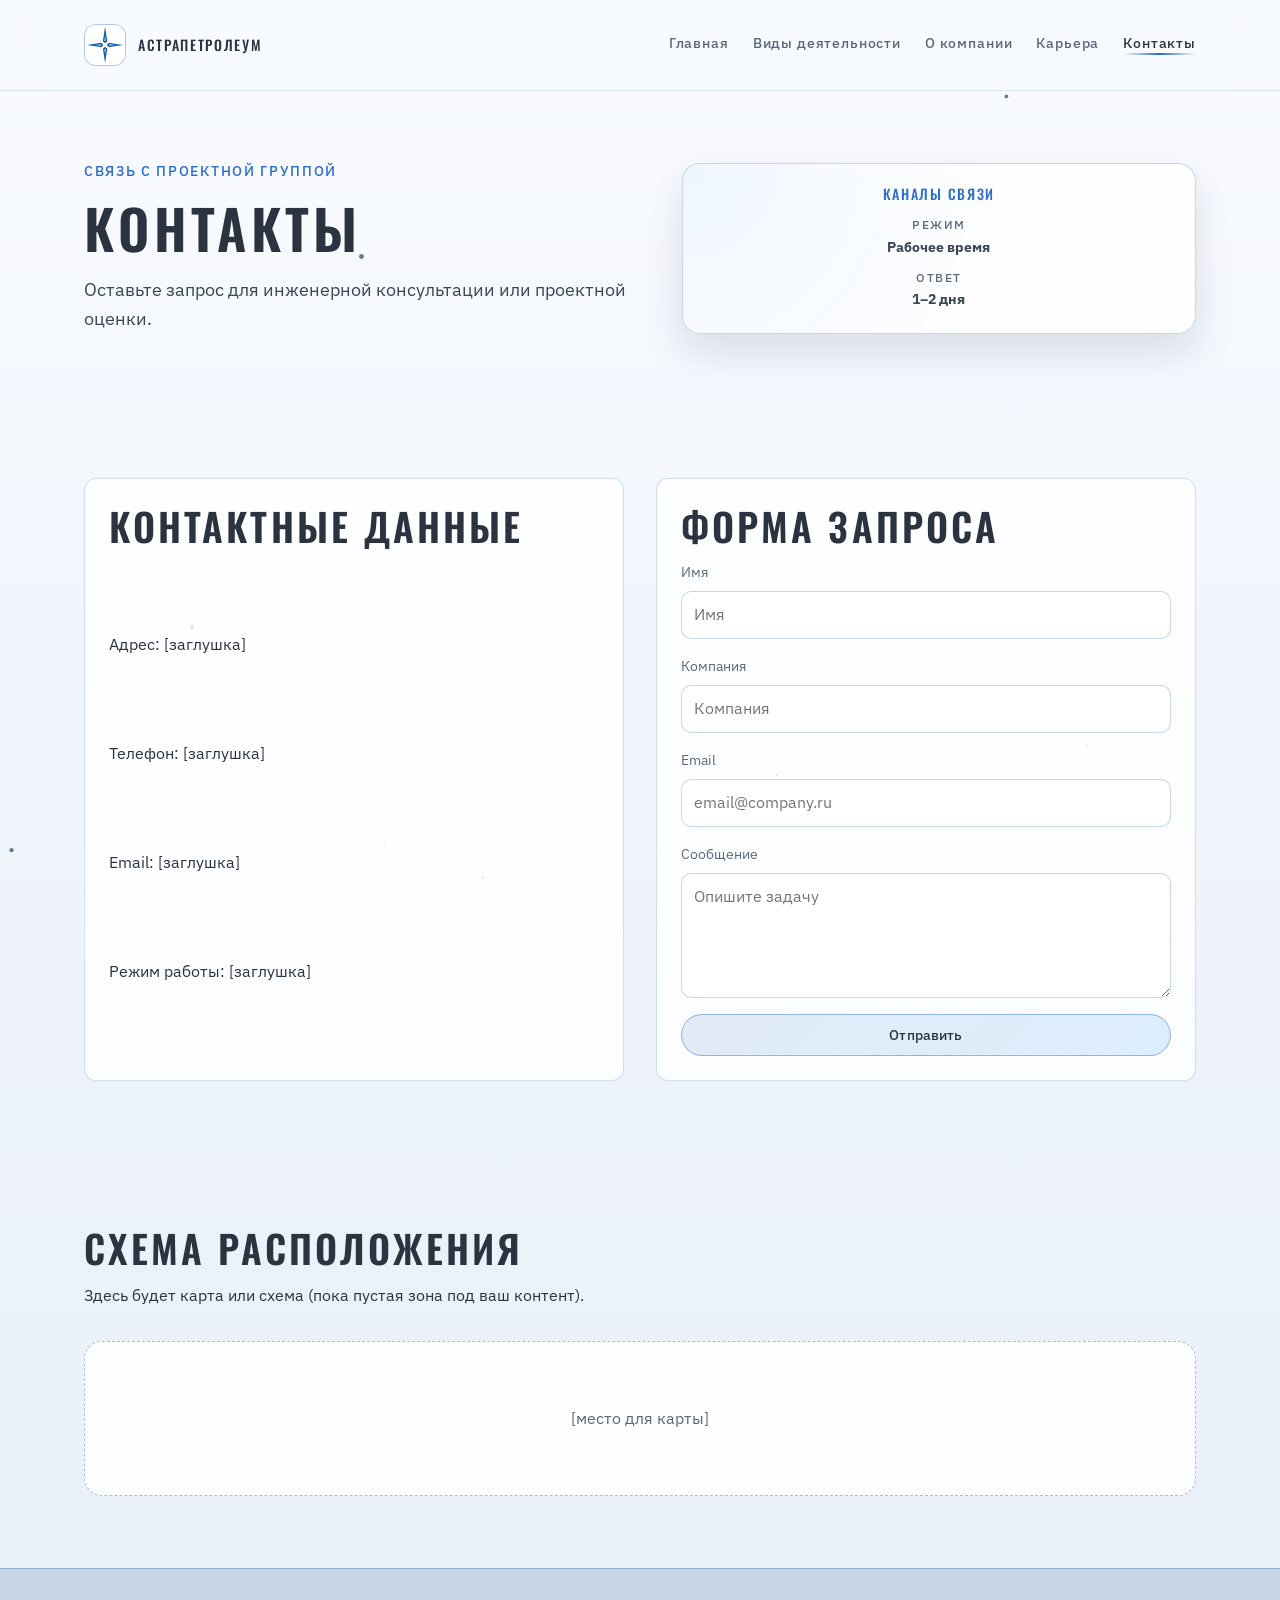
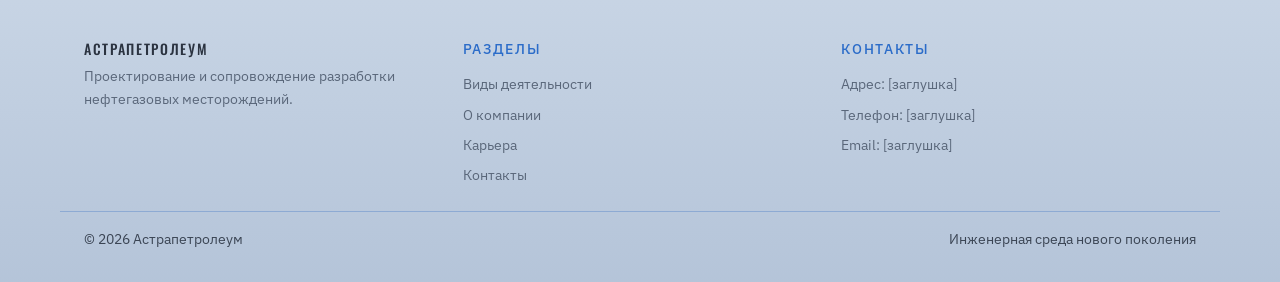
<file: contacts.html>
﻿<!doctype html>
<html lang="ru">
<head>
  <meta charset="utf-8" />
  <meta name="viewport" content="width=device-width, initial-scale=1" />
  <title>Астрапетролеум — Контакты</title>
  <link rel="preconnect" href="https://fonts.googleapis.com" />
  <link rel="preconnect" href="https://fonts.gstatic.com" crossorigin />
  <link href="https://fonts.googleapis.com/css2?family=IBM+Plex+Sans:wght@300;400;500;600&family=Oswald:wght@300;400;500;600&display=swap" rel="stylesheet" />
  <link rel="stylesheet" href="css/style.css" />
</head>
<body data-page="contacts">
  <canvas class="hud-canvas" id="hud" aria-hidden="true"></canvas>
  <div class="bg-grid" aria-hidden="true"></div>
  <div class="scanline" aria-hidden="true"></div>

  <header class="site-header">
    <div class="container header-inner">
      <a class="logo" href="index.html">
        <img class="logo-img" src="assets/img/logo.jpg" alt="Астрапетролеум" />
        <span class="logo-text">Астрапетролеум</span>
      </a>
      <button class="nav-toggle" aria-label="Открыть меню" aria-expanded="false">
        <span></span><span></span><span></span>
      </button>
      <nav class="site-nav" aria-label="Основная навигация">
        <a class="nav-link" href="index.html" data-nav="home">Главная</a>
        <a class="nav-link" href="activities.html" data-nav="activities">Виды деятельности</a>
        <a class="nav-link" href="about.html" data-nav="about">О компании</a>
        <a class="nav-link" href="careers.html" data-nav="careers">Карьера</a>
        <a class="nav-link" href="contacts.html" data-nav="contacts">Контакты</a>
      </nav>
    </div>
  </header>

  <main>
    <section class="hero hero-compact">
      <div class="container hero-grid">
        <div class="hero-copy">
          <p class="eyebrow">Связь с проектной группой</p>
          <h1>Контакты</h1>
          <p class="lead">Оставьте запрос для инженерной консультации или проектной оценки.</p>
        </div>
        <div class="hero-panel">
          <div class="hud-panel reveal">
            <div class="hud-title">Каналы связи</div>
            <div class="hud-stats">
              <div>
                <span>Режим</span>
                <strong>Рабочее время</strong>
              </div>
              <div>
                <span>Ответ</span>
                <strong>1–2 дня</strong>
              </div>
            </div>
          </div>
        </div>
      </div>
    </section>

    <section class="section reveal">
      <div class="container contact-grid">
        <div class="contact-card">
          <h2>Контактные данные</h2>
          <p>Адрес: [заглушка]</p>
          <p>Телефон: [заглушка]</p>
          <p>Email: [заглушка]</p>
          <p>Режим работы: [заглушка]</p>
        </div>
        <div class="contact-card">
          <h2>Форма запроса</h2>
          <form class="form">
            <label>
              Имя
              <input type="text" placeholder="Имя" />
            </label>
            <label>
              Компания
              <input type="text" placeholder="Компания" />
            </label>
            <label>
              Email
              <input type="email" placeholder="email@company.ru" />
            </label>
            <label>
              Сообщение
              <textarea rows="4" placeholder="Опишите задачу"></textarea>
            </label>
            <button class="btn btn-primary" type="button">Отправить</button>
          </form>
        </div>
      </div>
    </section>

    <section class="section reveal">
      <div class="container">
        <div class="section-head">
          <h2>Схема расположения</h2>
          <p>Здесь будет карта или схема (пока пустая зона под ваш контент).</p>
        </div>
        <div class="map-placeholder">[место для карты]</div>
      </div>
    </section>
  </main>

  <footer class="site-footer">
    <div class="container footer-inner">
      <div>
        <div class="logo-text">Астрапетролеум</div>
        <p>Проектирование и сопровождение разработки нефтегазовых месторождений.</p>
      </div>
      <div>
        <div class="footer-title">Разделы</div>
        <a href="activities.html">Виды деятельности</a>
        <a href="about.html">О компании</a>
        <a href="careers.html">Карьера</a>
        <a href="contacts.html">Контакты</a>
      </div>
      <div>
        <div class="footer-title">Контакты</div>
        <p>Адрес: [заглушка]</p>
        <p>Телефон: [заглушка]</p>
        <p>Email: [заглушка]</p>
      </div>
    </div>
    <div class="container footer-bottom">
      <span>© <span id="year"></span> Астрапетролеум</span>
      <span>Инженерная среда нового поколения</span>
    </div>
  </footer>

  <script src="js/hud.js"></script>
  <script src="js/main.js"></script>
</body>
</html>
</file>
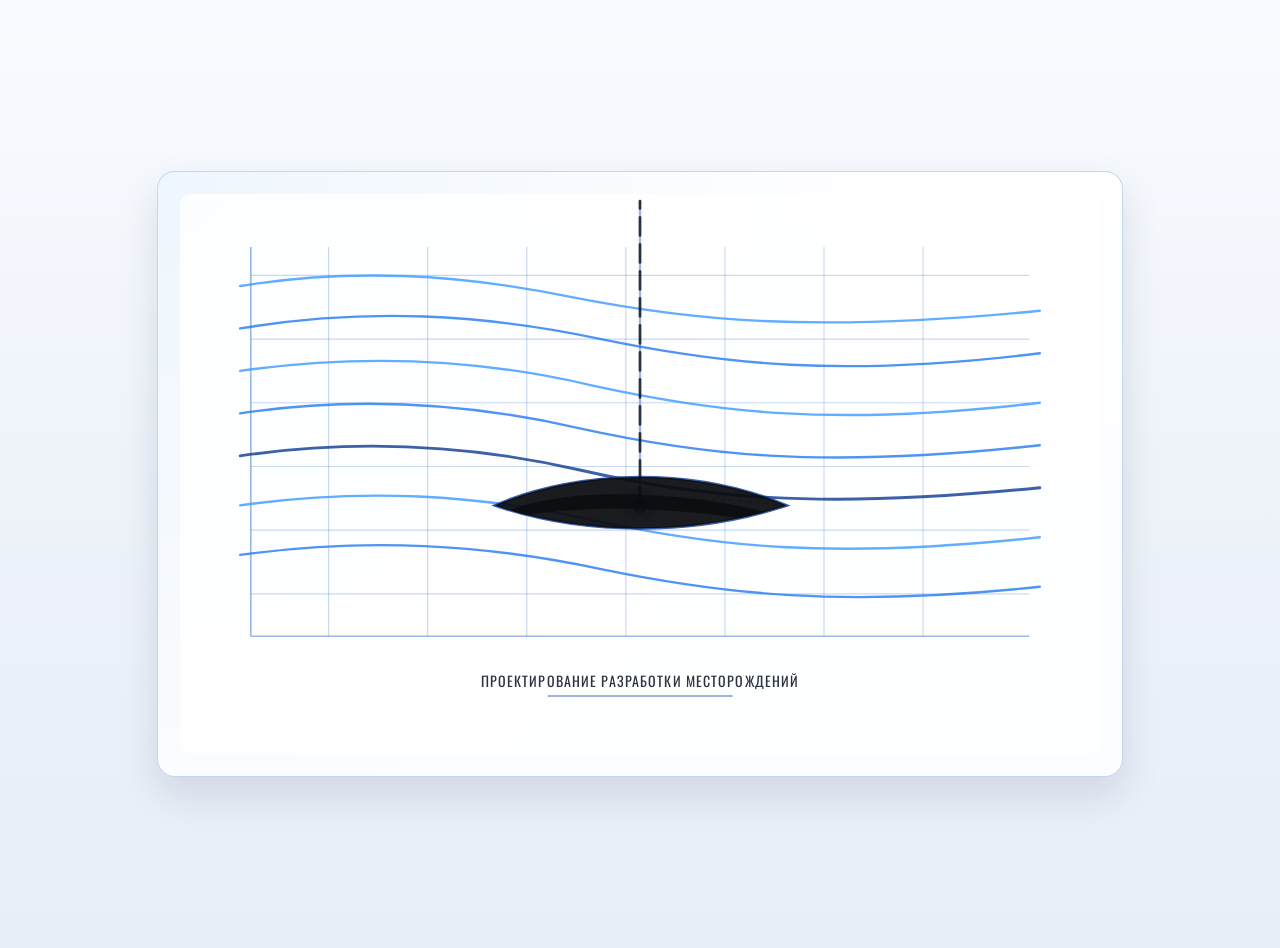
<file: animations/geo_section.html>
﻿<!doctype html>
<html lang="ru">
<head>
  <meta charset="utf-8" />
  <meta name="viewport" content="width=device-width, initial-scale=1" />
  <title>Geo Section Animation Demo</title>
  <link rel="preconnect" href="https://fonts.googleapis.com" />
  <link rel="preconnect" href="https://fonts.gstatic.com" crossorigin />
  <link href="https://fonts.googleapis.com/css2?family=IBM+Plex+Sans:wght@300;400;500;600&family=Oswald:wght@300;400;500;600&display=swap" rel="stylesheet" />
  <link rel="stylesheet" href="geo_section.css" />
  <style>
    body {
      margin: 0;
      min-height: 100vh;
      display: grid;
      place-items: center;
      padding: 24px;
      background: linear-gradient(180deg, #f9fbff 0%, #eef3fa 50%, #e7eef8 100%);
      font-family: "IBM Plex Sans", "Segoe UI", sans-serif;
    }

    .demo-shell {
      width: min(920px, 100%);
      background: rgba(255, 255, 255, 0.84);
      border-radius: 18px;
      border: 1px solid rgba(31, 95, 191, 0.25);
      box-shadow: 0 18px 40px rgba(18, 32, 56, 0.12);
      padding: 22px;
      position: relative;
      overflow: hidden;
    }

    .demo-shell::before {
      content: "";
      position: absolute;
      inset: 0;
      background: radial-gradient(circle at top left, rgba(123, 188, 241, 0.2), transparent 60%);
      opacity: 0.6;
    }

    .geo-anim::before {
      content: "";
      position: absolute;
      inset: 0;
      border-radius: 10px;
      background: rgba(255, 255, 255, 0.84);
      z-index: 0;
    }

    .geo-section-svg,
    .geo-caption {
      position: relative;
      z-index: 1;
    }
  </style>
</head>
<body>
  <div class="demo-shell">
    <div class="geo-anim" aria-hidden="true">
      <svg class="geo-section-svg" data-geo-section-svg viewBox="0 0 520 280" preserveAspectRatio="xMidYMid meet" role="presentation" focusable="false">
        <defs>
          <path id="reservoir-lens-shape" d="M178 176C201 166 230 160 260 160C291 160 319 166 343 176C319 184 291 189 260 189C229 189 201 184 178 176Z" />
          <clipPath id="reservoir-lens-clip">
            <use href="#reservoir-lens-shape" />
          </clipPath>
          <mask id="oil-reveal-mask">
            <rect x="0" y="0" width="520" height="280" fill="black" />
            <rect id="oil-reveal-rect" x="178" y="158" width="165" height="34" rx="11" ry="11" fill="white" />
          </mask>
        </defs>

        <g id="grid">
          <path d="M40 46H480M40 82H480M40 118H480M40 154H480M40 190H480M40 226H480" />
          <path d="M84 30V250M140 30V250M196 30V250M252 30V250M308 30V250M364 30V250M420 30V250" />
        </g>

        <g id="axes">
          <path d="M40 30V250M40 250H480" />
        </g>

        <g id="strata">
          <path class="strata-line soft" d="M34 52C96 42 156 45 220 58C286 71 354 79 486 66" />
          <path class="strata-line" d="M34 76C106 64 172 68 238 82C306 96 373 104 486 90" />
          <path class="strata-line soft" d="M34 100C104 90 168 93 232 108C300 123 367 132 486 118" />
          <path class="strata-line" d="M34 124C100 114 162 118 224 132C292 147 360 156 486 142" />
          <path class="strata-line reservoir-layer" d="M34 148C102 138 165 142 226 156C292 171 358 179 486 166" />
          <path class="strata-line soft" d="M34 176C104 166 168 170 232 184C300 199 367 207 486 194" />
          <path class="strata-line" d="M34 204C106 194 172 198 238 212C306 226 373 234 486 222" />
        </g>

        <g id="well">
          <path id="well-path" class="well-path" d="M260 4V176" />
          <circle class="well-bit-halo" cx="260" cy="176" r="10" />
          <circle class="well-bit" cx="260" cy="176" r="4.5" />
        </g>

        <g id="trap">
          <use class="trap-outline" href="#reservoir-lens-shape" />
          <use class="trap-lens" href="#reservoir-lens-shape" />
        </g>

        <g id="oil">
          <path id="oil-route" d="M338 176C315 172 292 172 274 174C268 175 264 176 260 176" />
          <path class="oil-mass" clip-path="url(#reservoir-lens-clip)" mask="url(#oil-reveal-mask)" d="M178 176C202 166 230 160 260 160C291 160 320 166 343 176L343 189L178 189Z" />
          <path class="oil-wave" clip-path="url(#reservoir-lens-clip)" mask="url(#oil-reveal-mask)" d="M188 178C208 171 233 169 260 170C288 171 313 175 332 180L332 186C313 182 287 179 260 178C233 177 208 179 188 183Z" />
          <circle class="oil-packet" r="3.3" cx="338" cy="176" />
          <circle class="oil-packet" r="2.9" cx="338" cy="176" />
          <circle class="oil-packet" r="2.6" cx="338" cy="176" />
        </g>

        <g id="flow">
          <path class="flow-path" d="M260 176V4" />
        </g>
      </svg>

      <div class="geo-caption">
        <span>Проектирование разработки месторождений</span>
      </div>
    </div>
  </div>

  <script src="geo_section.js"></script>
</body>
</html>
</file>
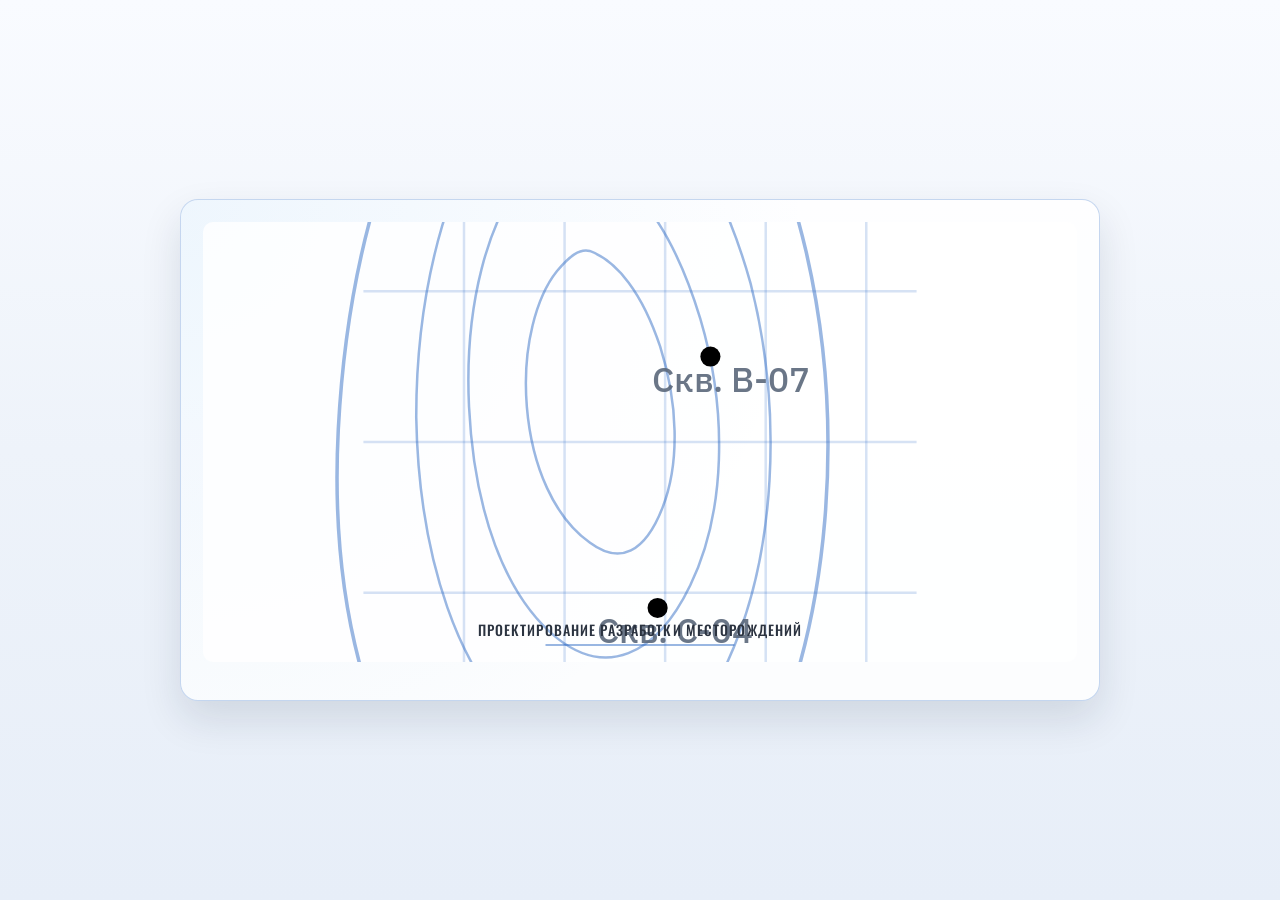
<file: animations/isolines_original.html>
﻿<!doctype html>
<html lang="ru">
<head>
  <meta charset="utf-8" />
  <meta name="viewport" content="width=device-width, initial-scale=1" />
  <title>Original Isolines Animation</title>
  <link rel="preconnect" href="https://fonts.googleapis.com" />
  <link rel="preconnect" href="https://fonts.gstatic.com" crossorigin />
  <link href="https://fonts.googleapis.com/css2?family=IBM+Plex+Sans:wght@300;400;500;600&family=Oswald:wght@300;400;500;600&display=swap" rel="stylesheet" />
  <style>
    :root {
      --font-sans: "IBM Plex Sans", "Segoe UI", sans-serif;
      --font-display: "Oswald", "Segoe UI", sans-serif;
      --text-sm: 0.875rem;
      --weight-500: 500;
      --lh-tight: 1.15;
      --ls-caps: 0.08em;
      --space-2: 8px;
      --space-4: 16px;
      --surface-bg: rgba(255, 255, 255, 0.84);
      --gray-600: #2b3340;
    }

    * {
      box-sizing: border-box;
    }

    body {
      margin: 0;
      min-height: 100vh;
      display: grid;
      place-items: center;
      padding: 24px;
      background: linear-gradient(180deg, #f9fbff 0%, #eef3fa 50%, #e7eef8 100%);
      font-family: var(--font-sans);
    }

    .hud-panel {
      width: min(920px, 100%);
      background: var(--surface-bg);
      border-radius: 18px;
      padding: 22px;
      border: 1px solid rgba(31, 95, 191, 0.25);
      box-shadow: 0 18px 40px rgba(18, 32, 56, 0.12);
      position: relative;
      overflow: hidden;
    }

    .hud-panel::before {
      content: "";
      position: absolute;
      inset: 0;
      background: radial-gradient(circle at top left, rgba(123, 188, 241, 0.2), transparent 60%);
      opacity: 0.6;
    }

    .cad-anim {
      position: relative;
      height: clamp(280px, 48vw, 440px);
      margin-bottom: var(--space-4);
    }

    .cad-svg {
      width: 100%;
      height: 100%;
      display: block;
    }

    .cad-svg path {
      fill: none;
    }

    svg text {
      font-family: var(--font-sans);
      font-size: var(--text-sm);
      font-weight: var(--weight-500);
      line-height: var(--lh-tight);
    }

    .cad-anim::before {
      content: "";
      position: absolute;
      inset: 0;
      border-radius: 10px;
      background: var(--surface-bg);
      z-index: 0;
    }

    .cad-svg,
    .cad-title {
      position: relative;
      z-index: 1;
    }

    .cad-grid path {
      stroke: rgba(31, 95, 191, 0.18);
      stroke-width: 1;
      fill: none;
      opacity: 0;
      animation: cad-grid 0.6s ease forwards;
    }

    .cad-axes path {
      stroke: rgba(31, 95, 191, 0.35);
      stroke-width: 1.2;
      fill: none;
      opacity: 0;
      animation: cad-grid 0.6s ease forwards;
    }

    .cad-contour path {
      stroke: rgba(31, 95, 191, 0.45);
      stroke-width: 1.4;
      fill: none;
      stroke-dasharray: 900;
      stroke-dashoffset: 900;
      animation: cad-draw 1s ease forwards;
      animation-delay: 0.6s;
    }

    .cad-contour .cad-oval {
      stroke-dasharray: 1400;
      stroke-dashoffset: 1400;
    }

    .cad-contour .cad-inner {
      stroke-width: 1;
      animation-delay: 0.85s;
    }

    .cad-detail {
      opacity: 0;
      transform: translateY(6px);
      animation: cad-detail 0.8s ease forwards;
      animation-delay: 1.6s;
    }

    .cad-detail path {
      stroke: rgba(31, 95, 191, 0.35);
      stroke-width: 1;
      fill: none;
    }

    .cad-detail text {
      font-family: var(--font-sans);
      font-size: var(--text-sm);
      font-weight: var(--weight-500);
      line-height: var(--lh-tight);
      fill: rgba(90, 103, 122, 0.9);
    }

    .cad-title {
      position: absolute;
      left: 50%;
      bottom: var(--space-4);
      transform: translateX(-50%);
      font-family: var(--font-display);
      font-size: var(--text-sm);
      text-transform: uppercase;
      letter-spacing: var(--ls-caps);
      line-height: var(--lh-tight);
      font-weight: var(--weight-500);
      color: var(--gray-600);
      text-align: center;
      opacity: 0;
      filter: blur(6px);
      animation: cad-title 0.6s ease forwards;
      animation-delay: 2.4s;
    }

    .cad-title-line {
      position: relative;
      display: inline-block;
      padding-bottom: var(--space-2);
    }

    .cad-title-line::after {
      content: "";
      position: absolute;
      left: 50%;
      bottom: 0;
      width: 58%;
      height: 2px;
      transform: translateX(-50%);
      background: rgba(31, 95, 191, 0.45);
    }

    @keyframes cad-grid {
      to { opacity: 1; }
    }

    @keyframes cad-draw {
      to { stroke-dashoffset: 0; }
    }

    @keyframes cad-detail {
      to { opacity: 1; transform: translateY(0); }
    }

    @keyframes cad-title {
      to { opacity: 1; filter: blur(0); }
    }

    @media (prefers-reduced-motion: reduce) {
      .cad-grid path,
      .cad-axes path,
      .cad-contour path,
      .cad-detail,
      .cad-title {
        animation: none;
        opacity: 1;
        transform: none;
        filter: none;
        stroke-dashoffset: 0;
      }

      .cad-title {
        transform: translateX(-50%);
      }
    }
  </style>
</head>
<body>
  <div class="hud-panel">
    <div class="cad-anim" aria-hidden="true">
      <svg class="cad-svg" viewBox="0 0 520 280" preserveAspectRatio="xMidYMid meet" role="presentation" focusable="false">
        <g class="cad-scene" transform="translate(260 140) rotate(90) scale(1.6) translate(-260 -140)">
          <g class="cad-grid">
            <path d="M40 50H480M40 90H480M40 130H480M40 170H480M40 210H480" />
            <path d="M80 30V250M140 30V250M200 30V250M260 30V250M320 30V250M380 30V250M440 30V250" />
          </g>
          <g class="cad-contour">
            <path class="cad-oval" d="M72 166C76 122 116 90 184 74C253 58 332 64 390 92C446 119 459 166 430 203C399 243 333 264 255 260C178 256 111 233 84 201C74 188 70 177 72 166Z" />
            <path class="cad-inner" d="M110 165C116 134 147 110 197 96C248 83 305 86 347 105C388 124 398 157 376 184C354 212 306 228 250 229C195 229 145 214 121 191C112 183 108 174 110 165Z" />
            <path class="cad-inner" d="M148 163C153 143 175 127 211 116C248 105 288 106 317 120C346 134 353 154 338 173C321 194 287 206 246 208C205 210 171 200 155 186C149 180 146 172 148 163Z" />
            <path class="cad-inner" d="M184 160C188 149 201 139 222 132C244 125 268 124 286 131C304 138 309 148 300 160C290 174 270 183 246 185C222 187 202 181 192 173C186 168 183 164 184 160Z" />
          </g>
          <g class="cad-detail">
            <circle cx="134" cy="137" r="4" />
            <circle cx="226" cy="112" r="4" />
            <circle cx="326" cy="133" r="4" />
            <text x="148" y="130" text-anchor="middle" transform="rotate(-90 148 130)">Скв. A-12</text>
            <text x="240" y="104" text-anchor="middle" transform="rotate(-90 240 104)">Скв. B-07</text>
            <text x="340" y="126" text-anchor="middle" transform="rotate(-90 340 126)">Скв. C-04</text>
          </g>
        </g>
      </svg>
      <div class="cad-title">
        <span class="cad-title-line">Проектирование разработки месторождений</span>
      </div>
    </div>
  </div>
</body>
</html>
</file>
<file: css/style.css>
﻿:root {
  --bg-100: #f4f7fb;
  --bg-200: #e9eef6;
  --bg-300: #dde5f2;
  --surface-bg: rgba(255, 255, 255, 0.84);
  --font-sans: "IBM Plex Sans", "Segoe UI", sans-serif;
  --font-display: "Oswald", "Segoe UI", sans-serif;
  --text-xs: 0.75rem;
  --text-sm: 0.875rem;
  --text-base: 1rem;
  --text-lg: 1.125rem;
  --text-xl: 1.25rem;
  --text-2xl: 1.75rem;
  --text-3xl: 2.5rem;
  --weight-400: 400;
  --weight-500: 500;
  --weight-600: 600;
  --weight-700: 700;
  --lh-body: 1.6;
  --lh-heading: 1.2;
  --lh-tight: 1.15;
  --ls-caps: 0.08em;
  --ls-wide: 0.12em;
  --ls-nav: 0.06em;
  --blue-600: #1f5fbf;
  --blue-500: #2b6cc9;
  --blue-400: #4d8fe6;
  --cyan-300: #7bbcf1;
  --white: #ffffff;
  --gray-600: #2b3340;
  --gray-500: #3b4554;
  --gray-400: #5a677a;
  --gray-300: #7d8aa1;
  --panel: var(--surface-bg);
  --panel-strong: var(--surface-bg);
  --border: rgba(31, 95, 191, 0.2);
  --shadow: 0 18px 40px rgba(18, 32, 56, 0.12);
  --radius-lg: 18px;
  --radius-md: 12px;
  --radius-sm: 10px;
  --transition: 220ms ease;
  --space-1: 4px;
  --space-2: 8px;
  --space-3: 12px;
  --space-4: 16px;
  --space-5: 24px;
  --space-6: 32px;
  --space-7: 48px;
  --space-8: 64px;
}

*,
*::before,
*::after {
  box-sizing: border-box;
  min-width: 0;
}

html {
  font-size: 16px;
  scroll-behavior: smooth;
}

body {
  margin: 0;
  font-family: var(--font-sans);
  color: var(--gray-600);
  font-size: var(--text-base);
  font-weight: var(--weight-400);
  line-height: var(--lh-body);
  background: linear-gradient(180deg, #f9fbff 0%, #eef3fa 50%, #e7eef8 100%);
  min-height: 100vh;
  position: relative;
  overflow-x: hidden;
}

main {
  position: relative;
  z-index: 1;
}

a {
  color: var(--blue-600);
  text-decoration: none;
  transition: color var(--transition);
}

a:hover {
  color: var(--blue-500);
}

a:focus-visible {
  outline: 2px solid rgba(31, 95, 191, 0.35);
  outline-offset: 2px;
  border-radius: 4px;
}

img {
  max-width: 100%;
  height: auto;
}

h1, h2, h3, h4, h5, h6,
p,
ul, ol {
  margin: 0;
}

p {
  font-size: var(--text-base);
  line-height: var(--lh-body);
}

.container {
  width: 100%;
  max-width: 1160px;
  margin: 0 auto;
  padding-inline: clamp(var(--space-4), 3vw, var(--space-5));
}

.bg-grid,
.scanline {
  display: none;
}

.hud-canvas {
  position: fixed;
  inset: 0;
  z-index: 0;
  pointer-events: none;
}

.site-header {
  position: sticky;
  top: 0;
  z-index: 20;
  backdrop-filter: blur(18px);
  background: rgba(247, 250, 255, 0.85);
  border-bottom: 1px solid rgba(31, 95, 191, 0.15);
}

.header-inner {
  display: flex;
  align-items: center;
  justify-content: space-between;
  padding-block: var(--space-5);
  gap: var(--space-5);
}

.logo {
  display: inline-flex;
  align-items: center;
  gap: 12px;
}

.logo-star {
  width: 52px;
  height: 52px;
  display: inline-flex;
  align-items: center;
  justify-content: center;
  animation: spin-slow 28s linear infinite;
}

.logo-star svg {
  width: 100%;
  height: 100%;
  overflow: visible;
  animation: pulse-soft 6s ease-in-out infinite;
  transition: filter 220ms ease;
}

.logo-star .star-burst {
  fill: rgba(90, 103, 122, 0.18);
  opacity: 0.65;
  transition: opacity 220ms ease;
}

.logo-star .star-arm {
  fill: url(#starOuter);
  stroke: rgba(31, 95, 191, 0.8);
  stroke-width: 1.4;
}

.logo-star .star-core {
  fill: url(#starInner);
  stroke: rgba(31, 95, 191, 0.6);
  stroke-width: 1;
}

.logo:hover .logo-star {
  animation-duration: 14s;
}

.logo:hover .logo-star svg {
  animation-duration: 3.5s;
  filter: drop-shadow(0 0 6px rgba(31, 95, 191, 0.55));
}

.logo:hover .logo-star .star-burst {
  opacity: 0.9;
}

.logo-star svg,
.logo-star {
  transform-origin: 50% 50%;
}

@keyframes spin-slow {
  0% { transform: rotate(0deg); }
  100% { transform: rotate(360deg); }
}

@keyframes pulse-soft {
  0%, 100% { opacity: 0.85; }
  50% { opacity: 1; }
}

.logo-img {
  width: 42px;
  height: 42px;
  object-fit: cover;
  border-radius: 12px;
  border: 1px solid rgba(31, 95, 191, 0.35);
  background: var(--white);
}

.logo-mark {
  width: 42px;
  height: 42px;
  border-radius: 12px;
  background: linear-gradient(135deg, rgba(43, 108, 201, 0.15), rgba(123, 188, 241, 0.1));
  border: 1px solid rgba(31, 95, 191, 0.3);
  position: relative;
}

.logo-mark::after {
  content: "";
  position: absolute;
  inset: 10px;
  border: 1px solid rgba(31, 95, 191, 0.35);
  border-radius: 8px;
}

.logo-text {
  font-family: var(--font-display);
  text-transform: uppercase;
  letter-spacing: var(--ls-wide);
  font-size: var(--text-sm);
  line-height: var(--lh-tight);
  font-weight: var(--weight-500);
  color: var(--gray-600);
}

.site-nav {
  display: flex;
  gap: var(--space-5);
  font-size: var(--text-sm);
  line-height: var(--lh-tight);
  letter-spacing: var(--ls-nav);
  font-weight: var(--weight-500);
  color: var(--gray-400);
}

.site-nav a,
.nav-link {
  position: relative;
  padding-bottom: var(--space-1);
  color: inherit;
  transition: color var(--transition);
}

.site-nav a::after,
.nav-link::after {
  content: "";
  position: absolute;
  left: 0;
  right: 0;
  bottom: 0;
  height: 2px;
  background: linear-gradient(90deg, transparent, var(--blue-500), transparent);
  opacity: 0;
  transition: opacity var(--transition);
}

.site-nav a:hover,
.site-nav a.is-active,
.nav-link:hover,
.nav-link.is-active {
  color: var(--gray-600);
}

.site-nav a:hover::after,
.site-nav a.is-active::after,
.nav-link:hover::after,
.nav-link.is-active::after {
  opacity: 1;
}

.nav-toggle {
  display: none;
  flex-direction: column;
  gap: 6px;
  background: transparent;
  border: none;
  cursor: pointer;
}

.nav-toggle span {
  width: 26px;
  height: 2px;
  background: var(--gray-600);
  display: block;
}

.hero {
  padding-block: clamp(56px, 7vw, 72px);
  position: relative;
  z-index: 2;
}

.hero-compact {
  padding-block: clamp(56px, 7vw, 72px);
}

.hero-grid {
  display: grid;
  gap: var(--space-6);
  align-items: center;
  grid-template-columns: minmax(0, 1.1fr) minmax(0, 1fr);
}

body[data-page="home"] .hero-grid {
  align-items: stretch;
}

.eyebrow,
.kicker {
  text-transform: uppercase;
  letter-spacing: var(--ls-wide);
  color: var(--blue-500);
  font-size: var(--text-sm);
  line-height: var(--lh-tight);
  font-weight: var(--weight-500);
  margin-bottom: 0;
}

h1, h2, h3 {
  font-family: var(--font-display);
  text-transform: uppercase;
  letter-spacing: var(--ls-caps);
  line-height: var(--lh-heading);
  font-weight: var(--weight-600);
  color: var(--gray-600);
}

h1 {
  font-size: clamp(var(--text-2xl), 4.4vw, 3.4rem);
  margin: 0;
}

h2 {
  font-size: clamp(1.5rem, 3.1vw, 2.4rem);
  margin: 0;
}

h3 {
  font-size: var(--text-lg);
  margin: 0;
}

.lead {
  color: var(--gray-500);
  font-size: var(--text-lg);
  line-height: var(--lh-body);
  max-width: 560px;
}

.muted {
  color: var(--gray-400);
}

.hero-actions {
  display: flex;
  gap: var(--space-4);
  margin-top: var(--space-5);
  flex-wrap: wrap;
}

.btn {
  display: inline-flex;
  align-items: center;
  justify-content: center;
  gap: 8px;
  padding: 12px 24px;
  border-radius: 999px;
  border: 1px solid rgba(31, 95, 191, 0.4);
  font-family: var(--font-sans);
  font-size: var(--text-sm);
  font-weight: var(--weight-500);
  line-height: var(--lh-tight);
  letter-spacing: 0.01em;
  color: var(--gray-600);
  transition: transform var(--transition), box-shadow var(--transition), border-color var(--transition), color var(--transition);
}

.btn-primary {
  background: linear-gradient(135deg, rgba(31, 95, 191, 0.12), rgba(123, 188, 241, 0.25));
  color: var(--gray-600);
}

.btn-ghost {
  background: transparent;
  color: var(--gray-500);
}

.btn:hover {
  transform: translateY(-2px);
  box-shadow: 0 12px 24px rgba(18, 32, 56, 0.12);
  border-color: rgba(31, 95, 191, 0.55);
}

.btn:focus-visible {
  outline: 2px solid rgba(31, 95, 191, 0.35);
  outline-offset: 2px;
}

.hero-meta {
  display: grid;
  grid-template-columns: repeat(2, minmax(0, 1fr));
  gap: var(--space-4);
  margin-top: var(--space-6);
}

.meta-card {
  padding: 16px;
  background: var(--panel);
  border-radius: var(--radius-md);
  border: 1px solid var(--border);
  box-shadow: var(--shadow);
  font-size: var(--text-sm);
  line-height: var(--lh-body);
}

.meta-label {
  color: var(--gray-400);
  display: block;
  margin-bottom: 6px;
  text-transform: uppercase;
  letter-spacing: var(--ls-wide);
  font-size: var(--text-xs);
  line-height: var(--lh-tight);
  font-weight: var(--weight-500);
}

.hero-panel {
  display: grid;
  gap: var(--space-5);
}

body[data-page="home"] .hero-panel,
body[data-page="home"] .hero-panel .hud-panel {
  height: 100%;
}

.hud-panel {
  background: var(--panel-strong);
  border-radius: var(--radius-lg);
  padding: 22px;
  border: 1px solid rgba(31, 95, 191, 0.25);
  box-shadow: var(--shadow);
  position: relative;
  overflow: hidden;
}

.hud-panel::before {
  content: "";
  position: absolute;
  inset: 0;
  background: radial-gradient(circle at top left, rgba(123, 188, 241, 0.2), transparent 60%);
  opacity: 0.6;
}

.hud-panel.mini {
  padding: 18px;
}

.hud-title {
  font-family: var(--font-display);
  font-size: var(--text-sm);
  text-transform: uppercase;
  letter-spacing: var(--ls-wide);
  line-height: var(--lh-tight);
  font-weight: var(--weight-500);
  margin-bottom: 16px;
  color: var(--blue-500);
}

.cad-anim {
  position: relative;
  height: clamp(280px, 48vw, 440px);
  margin-bottom: var(--space-4);
}

body[data-page="home"] .cad-anim {
  height: 100%;
  min-height: clamp(380px, 47vw, 560px);
  margin-bottom: 0;
}

body[data-page="activities"] .activities-isolines {
  height: clamp(260px, 38vw, 360px);
  margin-bottom: 0;
}

body[data-page="activities"] .activities-isolines::before {
  background: transparent;
}

body[data-page="home"] .hero-panel .hud-panel,
body[data-page="activities"] .hero-panel .hud-panel {
  background: transparent;
}

body[data-page="home"] .hero-panel .hud-panel::before,
body[data-page="activities"] .hero-panel .hud-panel::before {
  display: none;
}

.cad-svg {
  width: 100%;
  height: 100%;
  display: block;
}

.cad-svg path {
  fill: none;
}

svg text {
  font-family: var(--font-sans);
  font-size: var(--text-sm);
  font-weight: var(--weight-500);
  line-height: var(--lh-tight);
}

.cad-anim::before {
  content: "";
  position: absolute;
  inset: 0;
  border-radius: 10px;
  background: var(--surface-bg);
  z-index: 0;
}

.cad-svg,
.cad-title {
  position: relative;
  z-index: 1;
}

.cad-grid path {
  stroke: rgba(31, 95, 191, 0.18);
  stroke-width: 1;
  fill: none;
  opacity: 0;
  animation: cad-grid 0.6s ease forwards;
}

.cad-axes path {
  stroke: rgba(31, 95, 191, 0.35);
  stroke-width: 1.2;
  fill: none;
  opacity: 0;
  animation: cad-grid 0.6s ease forwards;
}

.cad-contour path {
  stroke: rgba(31, 95, 191, 0.45);
  stroke-width: 1.4;
  fill: none;
  stroke-dasharray: 900;
  stroke-dashoffset: 900;
  animation: cad-draw 1s ease forwards;
  animation-delay: 0.6s;
}

.cad-contour .cad-oval {
  stroke-dasharray: 1400;
  stroke-dashoffset: 1400;
}

.cad-contour .cad-inner {
  stroke-width: 1;
  animation-delay: 0.85s;
}

.cad-detail {
  opacity: 0;
  transform: translateY(6px);
  animation: cad-detail 0.8s ease forwards;
  animation-delay: 1.6s;
}

.cad-detail path {
  stroke: rgba(31, 95, 191, 0.35);
  stroke-width: 1;
  fill: none;
}



.cad-detail text {
  font-family: var(--font-sans);
  font-size: var(--text-sm);
  font-weight: var(--weight-500);
  line-height: var(--lh-tight);
  fill: rgba(90, 103, 122, 0.9);
}






.team-photo-panel {
  display: flex;
  flex-direction: column;
  justify-content: center;
}

.team-photo-slot {
  min-height: 260px;
  border-radius: var(--radius-md);
  border: 1px dashed rgba(31, 95, 191, 0.35);
  background: var(--surface-bg);
  display: grid;
  place-items: center;
  color: var(--gray-400);
  font-size: var(--text-sm);
  line-height: var(--lh-body);
  letter-spacing: var(--ls-caps);
  text-transform: uppercase;
}

.team-photo-slot span {
  padding: 10px 14px;
  border: 1px solid rgba(31, 95, 191, 0.25);
  border-radius: 999px;
  background: rgba(255, 255, 255, 0.72);
}

.cad-title {
  position: absolute;
  left: 50%;
  bottom: var(--space-4);
  transform: translateX(-50%);
  font-family: var(--font-display);
  font-size: var(--text-sm);
  text-transform: uppercase;
  letter-spacing: var(--ls-caps);
  line-height: var(--lh-tight);
  font-weight: var(--weight-500);
  color: var(--gray-600);
  text-align: center;
  opacity: 0;
  filter: blur(6px);
  animation: cad-title 0.6s ease forwards;
  animation-delay: 2.4s;
}

.cad-title-line {
  position: relative;
  display: inline-block;
  padding-bottom: var(--space-2);
}

.cad-title-line::after {
  content: "";
  position: absolute;
  left: 50%;
  bottom: 0;
  width: 58%;
  height: 2px;
  transform: translateX(-50%);
  background: rgba(31, 95, 191, 0.45);
}

@keyframes cad-grid {
  to { opacity: 1; }
}

@keyframes cad-draw {
  to { stroke-dashoffset: 0; }
}

@keyframes cad-detail {
  to { opacity: 1; transform: translateY(0); }
}

@keyframes cad-title {
  to { opacity: 1; filter: blur(0); }
}

.hud-stats {
  display: grid;
  gap: var(--space-3);
  font-size: var(--text-sm);
  line-height: var(--lh-body);
  color: var(--gray-500);
}

.hud-stats span {
  color: var(--gray-400);
  display: block;
  font-size: var(--text-xs);
  text-transform: uppercase;
  letter-spacing: var(--ls-wide);
  line-height: var(--lh-tight);
  font-weight: var(--weight-500);
}

.grid-mini {
  height: 120px;
  background-image:
    linear-gradient(rgba(123, 188, 241, 0.25) 1px, transparent 1px),
    linear-gradient(90deg, rgba(123, 188, 241, 0.25) 1px, transparent 1px);
  background-size: 22px 22px;
  border-radius: var(--radius-sm);
}

.section {
  padding-block: clamp(56px, 7vw, 72px);
  position: relative;
  z-index: 2;
}

.hero > .container,
.section > .container {
  display: grid;
  gap: var(--space-6);
}

.section-head {
  max-width: 700px;
  display: grid;
  gap: var(--space-3);
}

.hero-copy {
  display: grid;
  gap: var(--space-4);
  align-content: start;
}

.cards {
  display: grid;
  grid-template-columns: repeat(auto-fit, minmax(min(260px, 100%), 1fr));
  gap: var(--space-5);
  align-items: stretch;
}

.card-wide {
  grid-column: 1 / -1;
}

.card {
  padding: var(--space-5);
  background: var(--panel);
  border: 1px solid var(--border);
  border-radius: var(--radius-md);
  box-shadow: var(--shadow);
  display: grid;
  gap: var(--space-3);
  height: 100%;
}

.card p {
  color: var(--gray-400);
  line-height: var(--lh-body);
  margin: 0;
}

.muted,
.card p,
.bullets li,
.map-placeholder {
  color: var(--gray-400);
}

.link {
  display: inline-flex;
  margin-top: var(--space-2);
  color: var(--blue-500);
  font-size: var(--text-sm);
  font-weight: var(--weight-500);
  line-height: var(--lh-tight);
}

.section-split {
  background: transparent;
}

.geo-section {
  background: #edf1fa;
}

.geo-grid {
  display: grid;
  grid-template-columns: minmax(320px, 0.84fr) minmax(0, 1.16fr);
  gap: clamp(var(--space-6), 4vw, var(--space-8));
  align-items: stretch;
}

.geo-map-wrap {
  display: grid;
  gap: var(--space-4);
  max-width: 560px;
  height: 100%;
  align-content: stretch;
}

.geo-map-shell {
  width: 100%;
  background: #edf1fa;
  border: 1px solid rgba(11, 42, 91, 0.14);
  border-radius: var(--radius-lg);
  padding: var(--space-3);
  overflow: hidden;
  display: flex;
  min-height: 100%;
}

.geo-map-object {
  display: block;
  flex: 1 1 auto;
  width: 100%;
  height: 100%;
  min-height: clamp(360px, 42vw, 520px);
}

.geo-legend {
  list-style: none;
  padding: 0;
  margin: 0;
  display: grid;
  grid-template-columns: repeat(2, minmax(0, 1fr));
  gap: var(--space-2) var(--space-4);
}

.geo-legend li {
  position: relative;
  padding-left: var(--space-4);
  color: var(--gray-600);
  font-size: var(--text-sm);
  line-height: var(--lh-body);
}

.geo-legend li::before {
  content: "";
  position: absolute;
  left: 0;
  top: 0.48em;
  width: 8px;
  height: 8px;
  border-radius: 999px;
  background: #00b3d6;
}

.geo-content {
  display: grid;
  gap: var(--space-4);
  color: inherit;
  align-content: start;
}

.geo-content h2 {
  color: var(--gray-600);
}

.geo-content p {
  color: var(--gray-400);
}

.geo-metrics {
  margin-top: var(--space-2);
  display: grid;
  grid-template-columns: repeat(2, minmax(0, 1fr));
  gap: var(--space-3);
}

.geo-metric {
  border: 1px solid var(--border);
  border-radius: var(--radius-md);
  padding: var(--space-4);
  display: grid;
  grid-template-columns: auto 1fr auto;
  align-items: center;
  column-gap: var(--space-3);
  row-gap: var(--space-1);
  background: var(--panel-strong);
}

.geo-metric-value {
  grid-column: 1;
  font-family: var(--font-display);
  font-size: clamp(1.4rem, 2.4vw, 1.9rem);
  line-height: 1;
  letter-spacing: 0.03em;
  color: var(--gray-600);
}

.geo-metric-label {
  grid-column: 2;
  font-size: var(--text-sm);
  line-height: var(--lh-body);
  color: var(--gray-400);
}

.geo-metric-arrow {
  grid-column: 3;
  color: var(--blue-500);
  font-size: 1rem;
  font-weight: var(--weight-600);
}

.geo-tooltip {
  position: fixed;
  z-index: 50;
  padding: 6px 10px;
  border-radius: 8px;
  border: 1px solid rgba(11, 42, 91, 0.2);
  background: #ffffff;
  color: var(--gray-600);
  font-size: var(--text-xs);
  line-height: var(--lh-tight);
  font-weight: var(--weight-500);
  white-space: nowrap;
  pointer-events: none;
  opacity: 0;
  transform: translateY(4px);
  transition: opacity 120ms ease, transform 120ms ease;
}

.geo-tooltip.is-visible {
  opacity: 1;
  transform: translateY(0);
}

.split {
  display: grid;
  gap: var(--space-6);
  grid-template-columns: minmax(0, 1fr) minmax(0, 1fr);
  align-items: center;
}

.split > div {
  display: grid;
  gap: var(--space-4);
  align-content: start;
}

.bullets {
  list-style: none;
  padding: 0;
  margin-top: var(--space-5);
  display: grid;
  gap: var(--space-3);
}

.bullets li {
  position: relative;
  padding-left: var(--space-5);
  color: var(--gray-400);
}

.bullets li::before {
  content: "▹";
  position: absolute;
  left: 0;
  color: var(--blue-500);
}

.panel {
  background: var(--panel-strong);
  border: 1px solid rgba(31, 95, 191, 0.25);
  border-radius: var(--radius-lg);
  padding: var(--space-6);
  box-shadow: var(--shadow);
  display: grid;
  gap: var(--space-4);
}

.panel-title {
  text-transform: uppercase;
  letter-spacing: var(--ls-wide);
  font-size: var(--text-sm);
  line-height: var(--lh-tight);
  font-weight: var(--weight-500);
  color: var(--blue-500);
  margin-bottom: 0;
}

.flow {
  display: flex;
  align-items: center;
  justify-content: center;
  flex-wrap: wrap;
  gap: var(--space-3);
}

.flow-node {
  padding: 10px 16px;
  border: 1px solid rgba(31, 95, 191, 0.3);
  border-radius: 999px;
  font-size: var(--text-sm);
  line-height: var(--lh-tight);
  font-weight: var(--weight-500);
  color: var(--gray-500);
}

.flow-line {
  flex: 1 1 40px;
  height: 2px;
  background: linear-gradient(90deg, rgba(31, 95, 191, 0.12), rgba(123, 188, 241, 0.55));
  min-width: 30px;
}

.infra-map {
  display: grid;
  grid-template-columns: repeat(auto-fit, minmax(120px, 1fr));
  gap: var(--space-3);
}

.infra-node {
  padding: 14px;
  min-height: 56px;
  border-radius: var(--radius-sm);
  border: 1px solid rgba(31, 95, 191, 0.25);
  background: var(--surface-bg);
  display: flex;
  align-items: center;
  justify-content: center;
  text-align: center;
  color: var(--gray-500);
}

.competency {
  display: grid;
  gap: var(--space-3);
}

.competency-line {
  display: grid;
  gap: var(--space-2);
  font-size: var(--text-sm);
  line-height: var(--lh-body);
}

.competency-line span {
  color: var(--gray-400);
}

.competency-line .bar {
  display: block;
  height: 6px;
  border-radius: 999px;
  background: linear-gradient(90deg, rgba(31, 95, 191, 0.2), rgba(123, 188, 241, 0.7));
  width: var(--w, 60%);
}

.timeline {
  display: grid;
  gap: var(--space-4);
}

.timeline-item {
  display: grid;
  grid-template-columns: 60px 1fr;
  gap: var(--space-4);
  padding: var(--space-5);
  background: var(--panel);
  border-radius: var(--radius-md);
  border: 1px solid var(--border);
}

.timeline-item span {
  font-family: var(--font-display);
  font-size: var(--text-base);
  line-height: var(--lh-tight);
  font-weight: var(--weight-600);
  color: var(--blue-500);
}

.progress-map {
  display: grid;
  gap: var(--space-3);
}

.vacancy-img {
  width: 100%;
  height: 100%;        /* вот ключевой параметр */
  object-fit: cover;    /* аккуратно обрежет */
  object-position: center top;
  border-radius: 10px;
  border: 1px solid rgba(31, 95, 191, 0.2);
  margin-bottom: 12px;
  background: var(--white);
  display: block;
}


.progress-step {
  padding: 12px 16px;
  border-radius: var(--radius-sm);
  border: 1px solid rgba(31, 95, 191, 0.3);
  background: var(--surface-bg);
  color: var(--gray-500);
}

.form {
  display: grid;
  gap: var(--space-4);
}

.form-row {
  display: grid;
  grid-template-columns: repeat(auto-fit, minmax(220px, 1fr));
  gap: var(--space-4);
}

label {
  display: grid;
  gap: var(--space-2);
  font-size: var(--text-sm);
  line-height: var(--lh-body);
  color: var(--gray-400);
}

input, textarea {
  background: rgba(255, 255, 255, 0.9);
  border: 1px solid rgba(31, 95, 191, 0.25);
  border-radius: 10px;
  padding: 10px 12px;
  color: var(--gray-600);
  font-family: var(--font-sans);
  font-size: var(--text-base);
  line-height: var(--lh-body);
}

input:focus, textarea:focus {
  outline: none;
  border-color: rgba(31, 95, 191, 0.55);
  box-shadow: 0 0 0 3px rgba(31, 95, 191, 0.12);
}

.contact-grid {
  display: grid;
  gap: var(--space-5);
  grid-template-columns: repeat(auto-fit, minmax(260px, 1fr));
}

.contact-card {
  padding: var(--space-5);
  background: var(--panel);
  border: 1px solid var(--border);
  border-radius: var(--radius-md);
  display: grid;
  gap: var(--space-3);
}

.map-placeholder {
  border: 1px dashed rgba(31, 95, 191, 0.4);
  border-radius: var(--radius-lg);
  padding: var(--space-8);
  text-align: center;
  color: var(--gray-400);
  background: var(--surface-bg);
}

.site-footer {
  padding-block: clamp(56px, 7vw, 72px) var(--space-6);
  border-top: 1px solid rgba(31, 95, 191, 0.2);
  background: linear-gradient(180deg, rgba(200, 213, 229, 0.98), rgba(179, 195, 216, 0.98));
  position: relative;
  z-index: 2;
}

.footer-inner {
  display: grid;
  gap: var(--space-5);
  grid-template-columns: repeat(auto-fit, minmax(220px, 1fr));
}

.footer-inner > div {
  display: grid;
  gap: var(--space-2);
  align-content: start;
}

.footer-title {
  text-transform: uppercase;
  letter-spacing: var(--ls-wide);
  font-size: var(--text-sm);
  line-height: var(--lh-tight);
  font-weight: var(--weight-500);
  color: var(--blue-500);
  margin-bottom: var(--space-2);
}

.site-footer a,
.site-footer p {
  color: var(--gray-400);
  font-size: var(--text-sm);
  line-height: var(--lh-body);
  margin: 0;
}

.footer-bottom {
  margin-top: var(--space-5);
  padding-top: var(--space-4);
  border-top: 1px solid rgba(31, 95, 191, 0.28);
  display: flex;
  justify-content: space-between;
  gap: var(--space-4);
  color: var(--gray-500);
  font-size: var(--text-sm);
  line-height: var(--lh-body);
}

.hud-panel,
.panel {
  text-align: center;
}

.hud-stats {
  justify-items: center;
}

.hud-stats > div {
  display: grid;
  gap: 4px;
  justify-items: center;
}

.reveal {
  opacity: 0;
  transform: translateY(24px);
  transition: opacity 600ms ease, transform 600ms ease;
}

.reveal.is-visible {
  opacity: 1;
  transform: translateY(0);
}

@media (max-width: 900px) {
  .header-inner {
    padding-block: var(--space-4);
  }

  .hero-grid,
  .split {
    grid-template-columns: 1fr;
  }

  .hero-meta {
    grid-template-columns: 1fr;
  }

  .geo-grid {
    grid-template-columns: 1fr;
  }

  .geo-map-wrap {
    max-width: 100%;
    height: auto;
  }

  .geo-map-object {
    min-height: clamp(300px, 55vw, 420px);
  }

  .site-nav {
    position: fixed;
    inset: 120px 16px auto 16px;
    flex-direction: column;
    background: var(--panel-strong);
    padding: 18px;
    border-radius: var(--radius-md);
    border: 1px solid rgba(31, 95, 191, 0.25);
    transform: translateY(-12px);
    opacity: 0;
    pointer-events: none;
    transition: var(--transition);
  }

  body.nav-open .site-nav {
    transform: translateY(0);
    opacity: 1;
    pointer-events: auto;
  }

  .nav-toggle {
    display: inline-flex;
  }
}

@media (max-width: 700px) {
  .hero,
  .hero-compact,
  .section {
    padding-block: 56px;
  }

  .cards,
  .contact-grid,
  .geo-metrics {
    grid-template-columns: 1fr;
  }

  .card,
  .panel,
  .contact-card,
  .geo-metric {
    padding: var(--space-4);
  }

  .map-placeholder {
    padding: var(--space-6);
  }

  body[data-page="home"] .cad-anim {
    min-height: 320px;
  }

  body[data-page="activities"] .activities-isolines {
    height: clamp(220px, 52vw, 300px);
  }

  .geo-legend {
    grid-template-columns: 1fr;
  }

  .logo-star {
    animation-duration: 36s;
  }

  .logo-star svg {
    animation-duration: 8s;
  }

  .footer-bottom {
    flex-direction: column;
  }
}

@media (max-width: 420px) {
  .container {
    padding-inline: var(--space-4);
  }

  .header-inner {
    gap: var(--space-3);
  }

  .hero-actions {
    gap: var(--space-3);
  }

  .btn {
    width: 100%;
  }

  .timeline-item {
    grid-template-columns: 1fr;
  }
}

@media (prefers-reduced-motion: reduce) {
  .logo-star,
  .logo-star svg {
    animation: none;
  }

  .cad-grid path,
  .cad-axes path,
  .cad-contour path,
  .cad-detail,
  .cad-title {
    animation: none;
    opacity: 1;
    transform: none;
    filter: none;
    stroke-dashoffset: 0;
  }

  .cad-title {
    transform: translateX(-50%);
  }
}
</file>
<file: animations/geo_section.css>
﻿:root {
  --geo-line-width: 2.35;
  --geo-line-thin: 1.15;
  --geo-line-strong: 1.65;
  --grid: rgba(31, 95, 191, 0.24);
  --axes: rgba(31, 95, 191, 0.44);
  --strata: rgba(35, 122, 242, 0.8);
  --reservoir: rgba(12, 58, 145, 0.8);
  --oil: rgba(10, 12, 16, 0.8);
  --geo-strata-soft: rgba(59, 153, 255, 0.8);
  --geo-oil-soft: rgba(10, 12, 16, 0.8);
  --geo-duration-strata: 2200ms;
  --geo-duration-well: 2400ms;
  --geo-duration-trap: 720ms;
  --geo-duration-fill: 1200ms;
  --geo-duration-flow: 2600ms;
  --geo-loop-fade: 700ms;
}

.geo-anim {
  position: relative;
  height: 100%;
  min-height: clamp(380px, 47vw, 560px);
  margin-bottom: 0;
}

.geo-anim::before {
  background: transparent;
}

.geo-section-svg {
  width: 100%;
  height: 100%;
  display: block;
}

.geo-section-svg path,
.geo-section-svg line,
.geo-section-svg rect,
.geo-section-svg circle {
  vector-effect: non-scaling-stroke;
}

.geo-section-svg #grid path {
  fill: none;
  stroke: var(--grid);
  stroke-width: var(--geo-line-thin);
}

.geo-section-svg #axes path {
  fill: none;
  stroke: var(--axes);
  stroke-width: var(--geo-line-strong);
}

.geo-section-svg #strata .strata-line {
  fill: none;
  stroke: var(--strata);
  stroke-width: var(--geo-line-width);
  stroke-linecap: round;
  stroke-linejoin: round;
  opacity: 1;
  stroke-dasharray: none;
  stroke-dashoffset: 0;
  transition: none;
}

.geo-section-svg #strata .strata-line.soft {
  stroke: var(--geo-strata-soft);
}

.geo-section-svg #strata .strata-line.reservoir-layer {
  stroke: var(--reservoir);
  stroke-width: calc(var(--geo-line-width) + 0.55);
}

.geo-section-svg #strata .reservoir-band {
  fill: none;
  stroke: var(--reservoir);
  stroke-width: calc(var(--geo-line-width) + 1.05);
  stroke-linecap: round;
  stroke-linejoin: round;
  opacity: 1;
  stroke-dasharray: none;
  stroke-dashoffset: 0;
  transition: none;
}

.geo-section-svg #well .well-path {
  fill: none;
  stroke: var(--axes);
  stroke-width: calc(var(--geo-line-width) + 0.1);
  stroke-linecap: round;
  stroke-linejoin: round;
  stroke-dasharray: none;
  stroke-dashoffset: 0;
  transition: none;
}

.geo-section-svg #well .well-bit,
.geo-section-svg #well .well-bit-halo {
  opacity: 1;
}

.geo-section-svg #well .well-bit {
  fill: rgba(43, 108, 201, 0.9);
  transition: opacity 260ms ease;
}

.geo-section-svg #well .well-bit-halo {
  fill: rgba(43, 108, 201, 0.24);
  transform-origin: center;
  transition: opacity 260ms ease;
}

.geo-section-svg.is-scene-2 #well .well-bit,
.geo-section-svg.is-scene-3 #well .well-bit,
.geo-section-svg.is-scene-4 #well .well-bit,
.geo-section-svg.is-scene-2 #well .well-bit-halo,
.geo-section-svg.is-scene-3 #well .well-bit-halo,
.geo-section-svg.is-scene-4 #well .well-bit-halo {
  opacity: 1;
}

.geo-section-svg.is-scene-2 #well .well-bit-halo,
.geo-section-svg.is-scene-3 #well .well-bit-halo,
.geo-section-svg.is-scene-4 #well .well-bit-halo {
  animation: geo-bit-pulse 1400ms ease-in-out infinite;
}

.geo-section-svg #trap .trap-outline {
  fill: none;
  stroke: var(--reservoir);
  stroke-width: calc(var(--geo-line-width) + 0.35);
  opacity: 1;
  transition: none;
}

.geo-section-svg #trap .trap-lens {
  fill: var(--oil);
  opacity: 0.82;
  transition: none;
}

.geo-section-svg #oil #oil-route {
  fill: none;
  stroke: rgba(10, 12, 16, 0.38);
  stroke-width: 1.2;
  stroke-dasharray: 4 5;
  opacity: 1;
  transition: none;
}

.geo-section-svg #oil .oil-mass {
  fill: var(--oil);
  opacity: 1;
  transform-origin: center;
  transition: none;
}

.geo-section-svg #oil .oil-wave {
  fill: var(--geo-oil-soft);
  opacity: 1;
  transition: none;
}

.geo-section-svg #oil #oil-reveal-rect {
  transform-box: fill-box;
  transform-origin: right center;
  transform: scaleX(1);
  transition: none;
}

.geo-section-svg #oil .oil-packet {
  fill: var(--oil);
  opacity: 0;
}

.geo-section-svg #flow .flow-path {
  fill: none;
  stroke: var(--oil);
  stroke-width: calc(var(--geo-line-width) + 0.3);
  stroke-linecap: round;
  stroke-dasharray: 18 9;
  stroke-dashoffset: 0;
  opacity: 0.98;
  animation: geo-flow 1020ms linear infinite;
}

.geo-section-svg.is-resetting #oil,
.geo-section-svg.is-resetting #flow {
  opacity: 0;
  transition: opacity var(--geo-loop-fade) ease;
}

.geo-section-svg.is-no-transition *,
.geo-section-svg.is-no-transition #strata .strata-line,
.geo-section-svg.is-no-transition #well .well-path,
.geo-section-svg.is-no-transition #oil #oil-reveal-rect {
  transition: none !important;
  animation: none !important;
}

.geo-caption {
  position: absolute;
  left: 50%;
  bottom: 16px;
  transform: translateX(-50%);
  text-transform: uppercase;
  letter-spacing: 0.08em;
  font-size: 0.875rem;
  font-family: var(--font-display, "Oswald", "Segoe UI", sans-serif);
  line-height: 1.15;
  color: var(--gray-600, #2b3340);
  text-align: center;
}

.geo-caption span {
  position: relative;
  display: inline-block;
  padding-bottom: 8px;
}

.geo-caption span::after {
  content: "";
  position: absolute;
  left: 50%;
  bottom: 0;
  width: 58%;
  height: 2px;
  transform: translateX(-50%);
  background: rgba(31, 95, 191, 0.45);
}

@keyframes geo-bit-pulse {
  0%,
  100% { transform: scale(0.85); }
  50% { transform: scale(1.1); }
}

@keyframes geo-flow {
  to { stroke-dashoffset: -54; }
}

@media (max-width: 700px) {
  .geo-anim {
    min-height: 320px;
  }

  .geo-caption {
    bottom: 12px;
    font-size: 0.8rem;
  }
}

@media (prefers-reduced-motion: reduce) {
  .geo-section-svg #strata .strata-line,
  .geo-section-svg #strata .reservoir-band,
  .geo-section-svg #well .well-path,
  .geo-section-svg #trap .trap-outline,
  .geo-section-svg #trap .trap-lens,
  .geo-section-svg #oil .oil-mass,
  .geo-section-svg #oil .oil-wave,
  .geo-section-svg #oil #oil-route,
  .geo-section-svg #flow .flow-path,
  .geo-section-svg #well .well-bit,
  .geo-section-svg #well .well-bit-halo {
    animation: none !important;
    transition: none !important;
  }

  .geo-section-svg #flow .flow-path {
    stroke-dashoffset: 0;
  }

  .geo-section-svg #oil .oil-packet {
    opacity: 0;
  }
}
</file>
